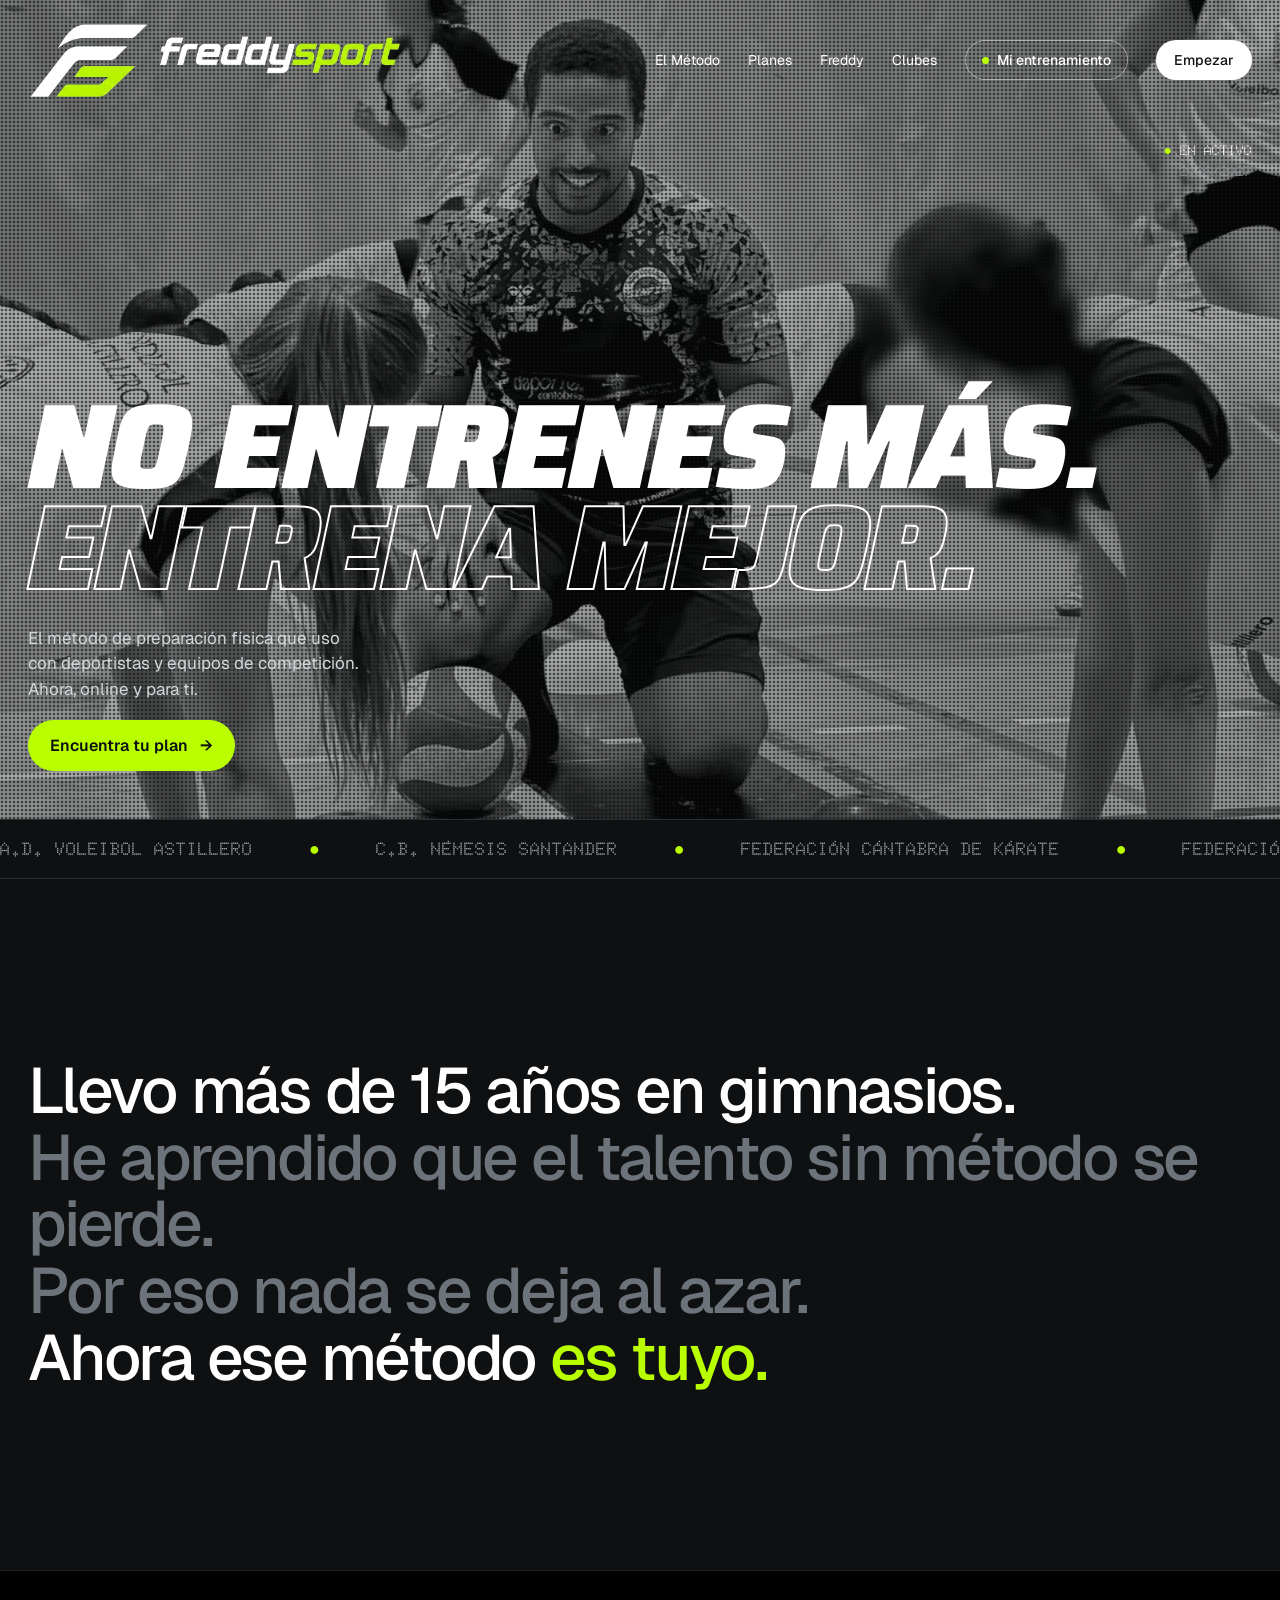
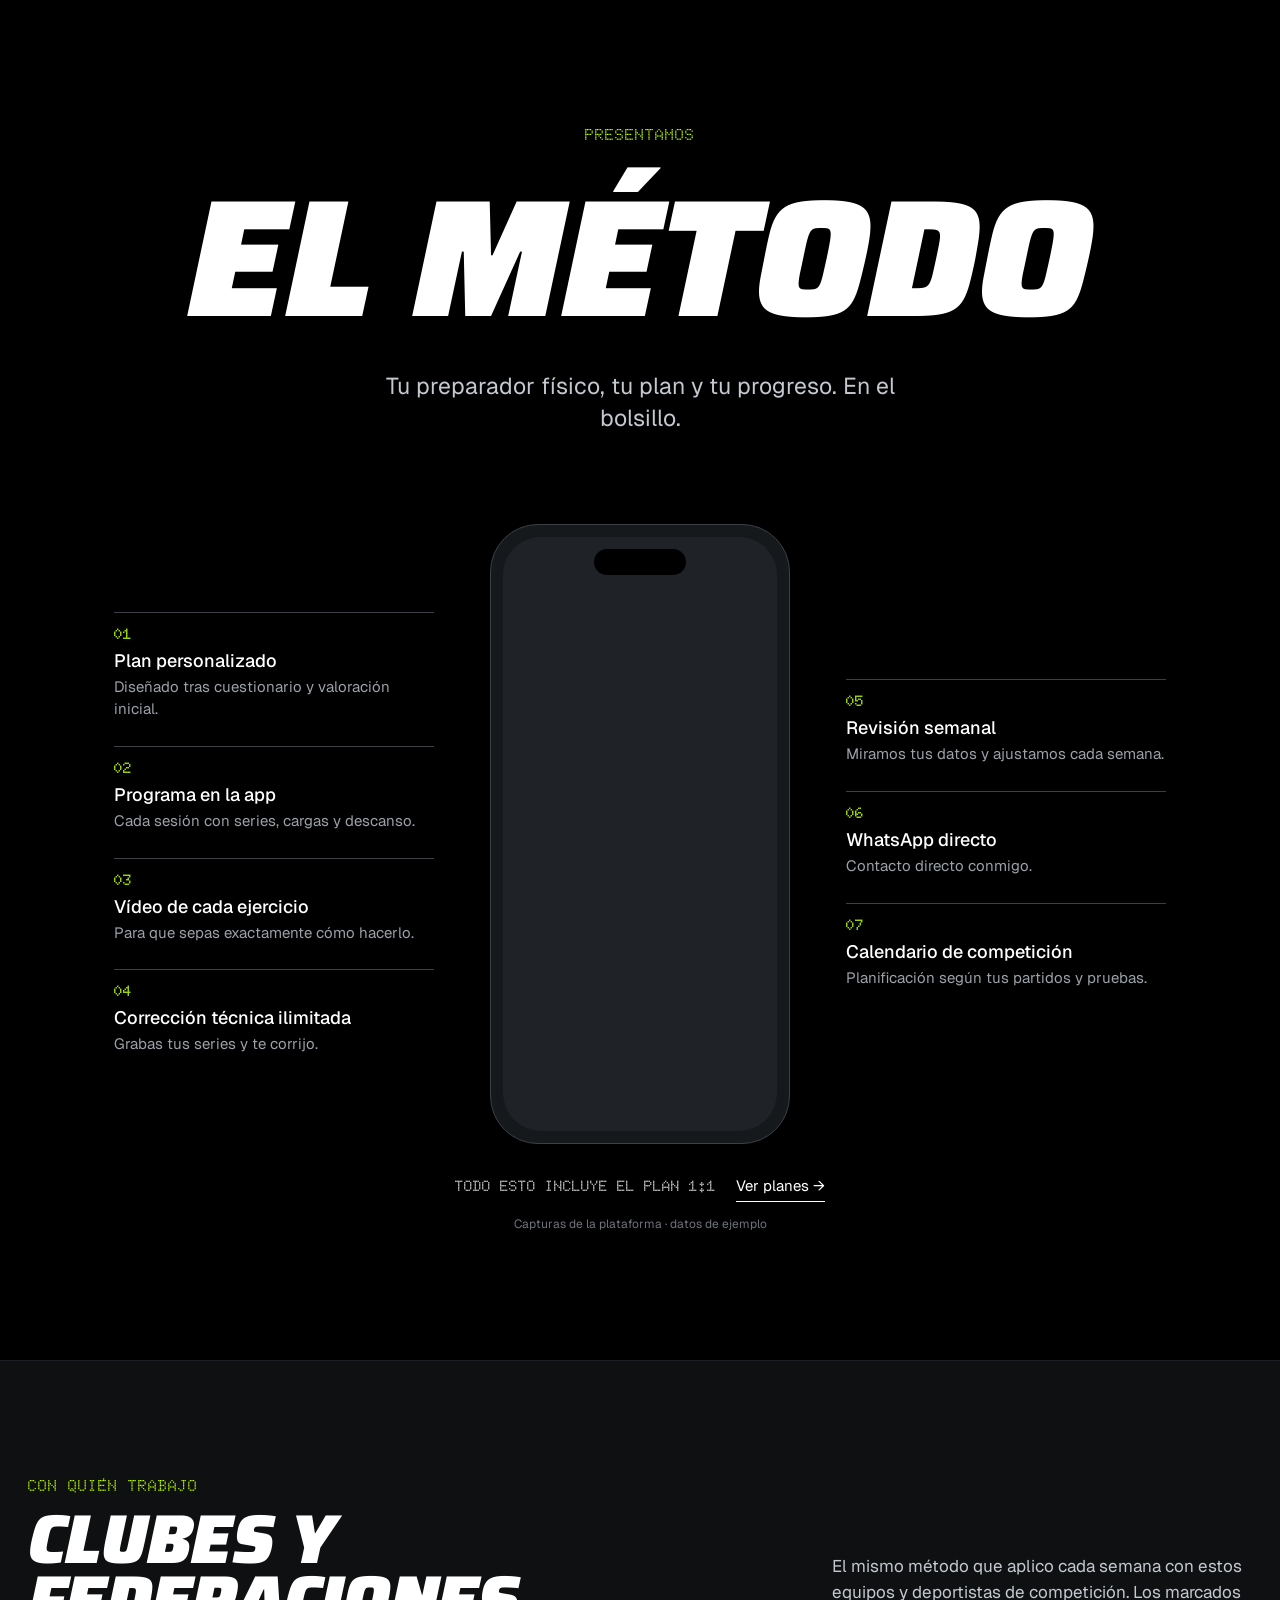
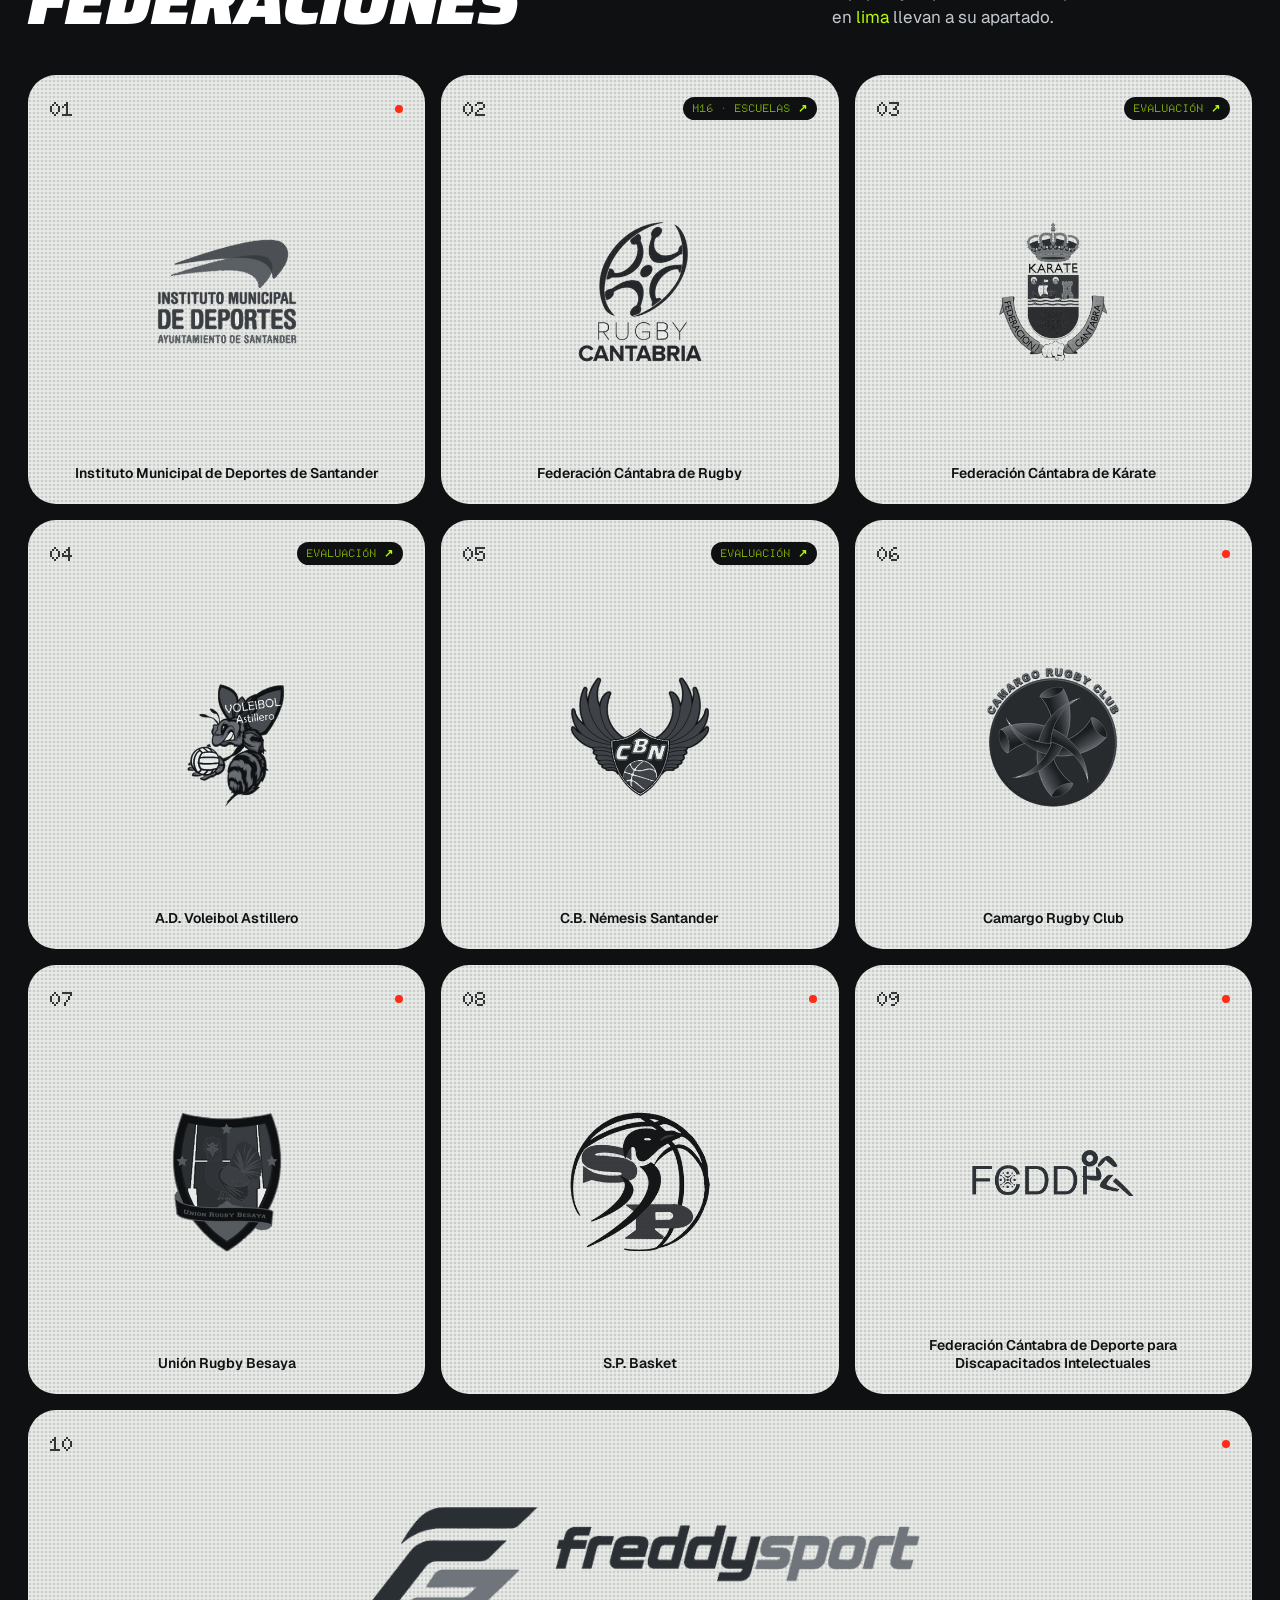
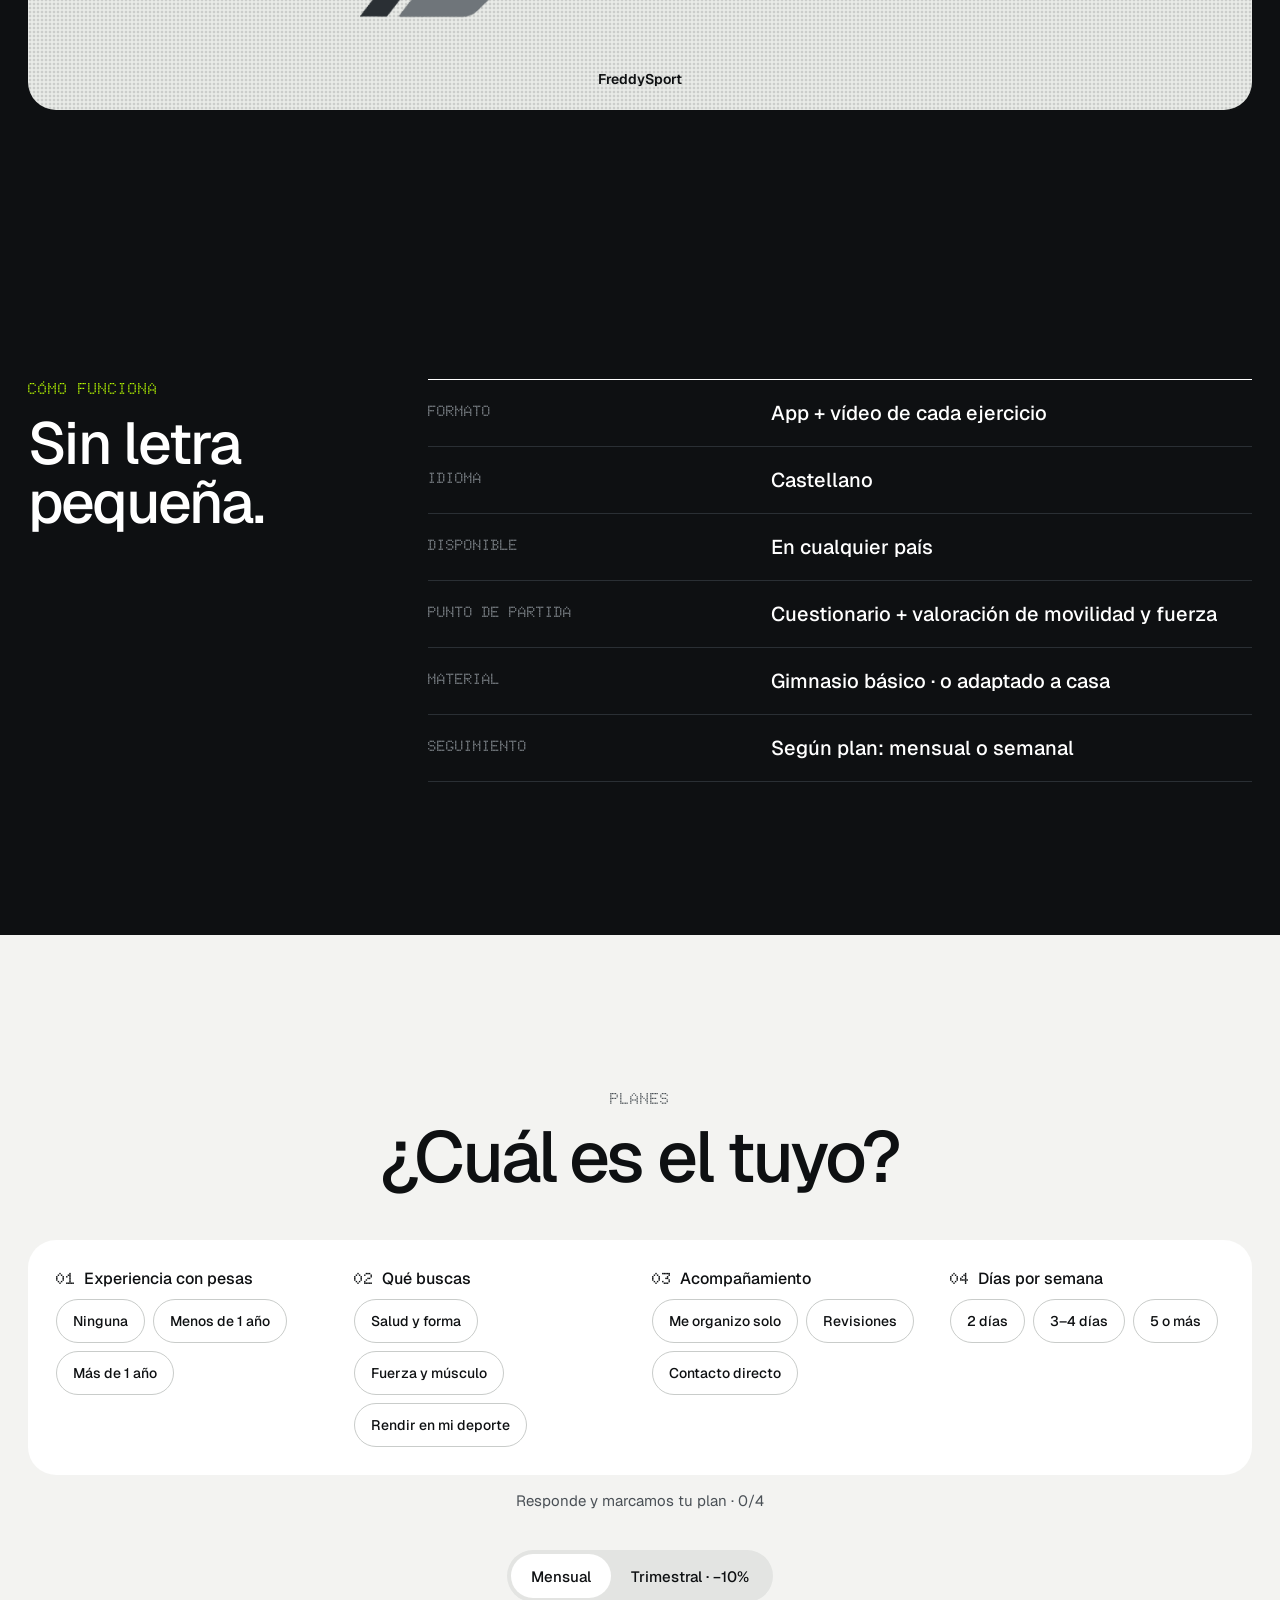
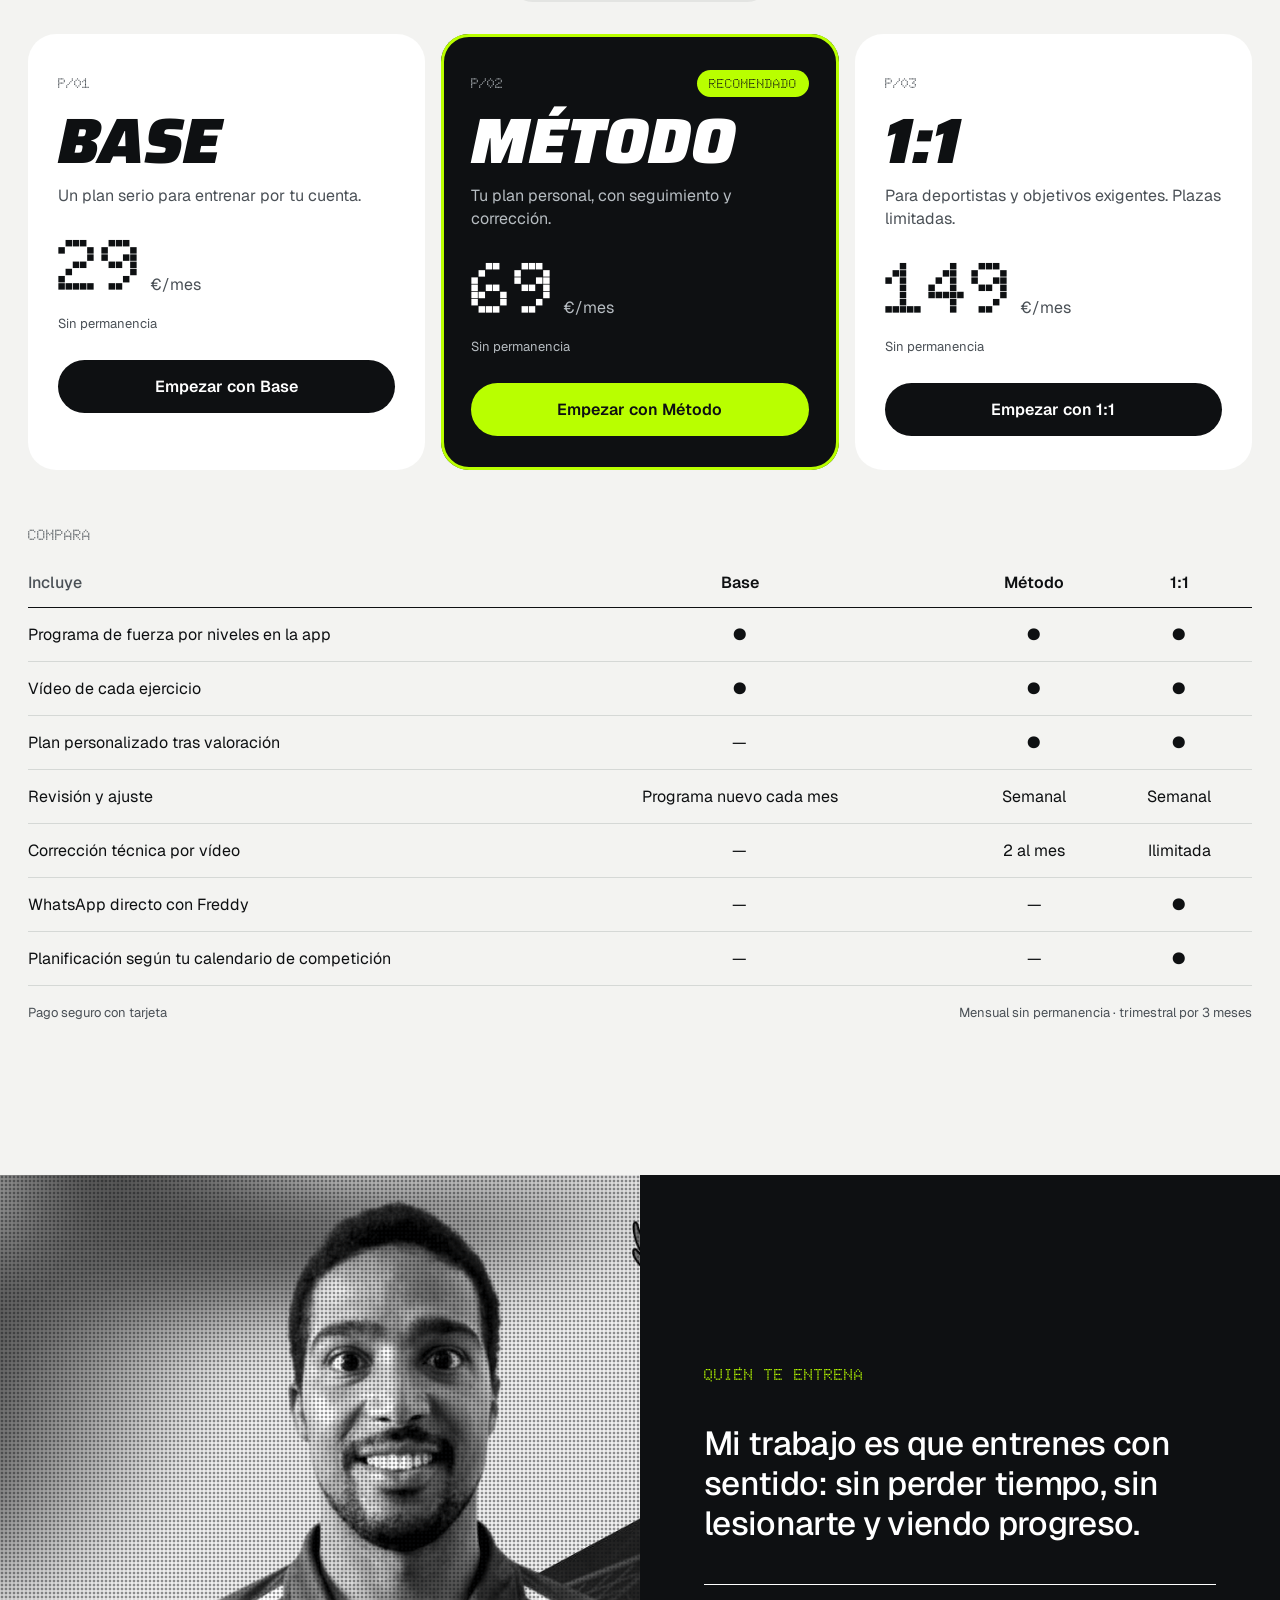
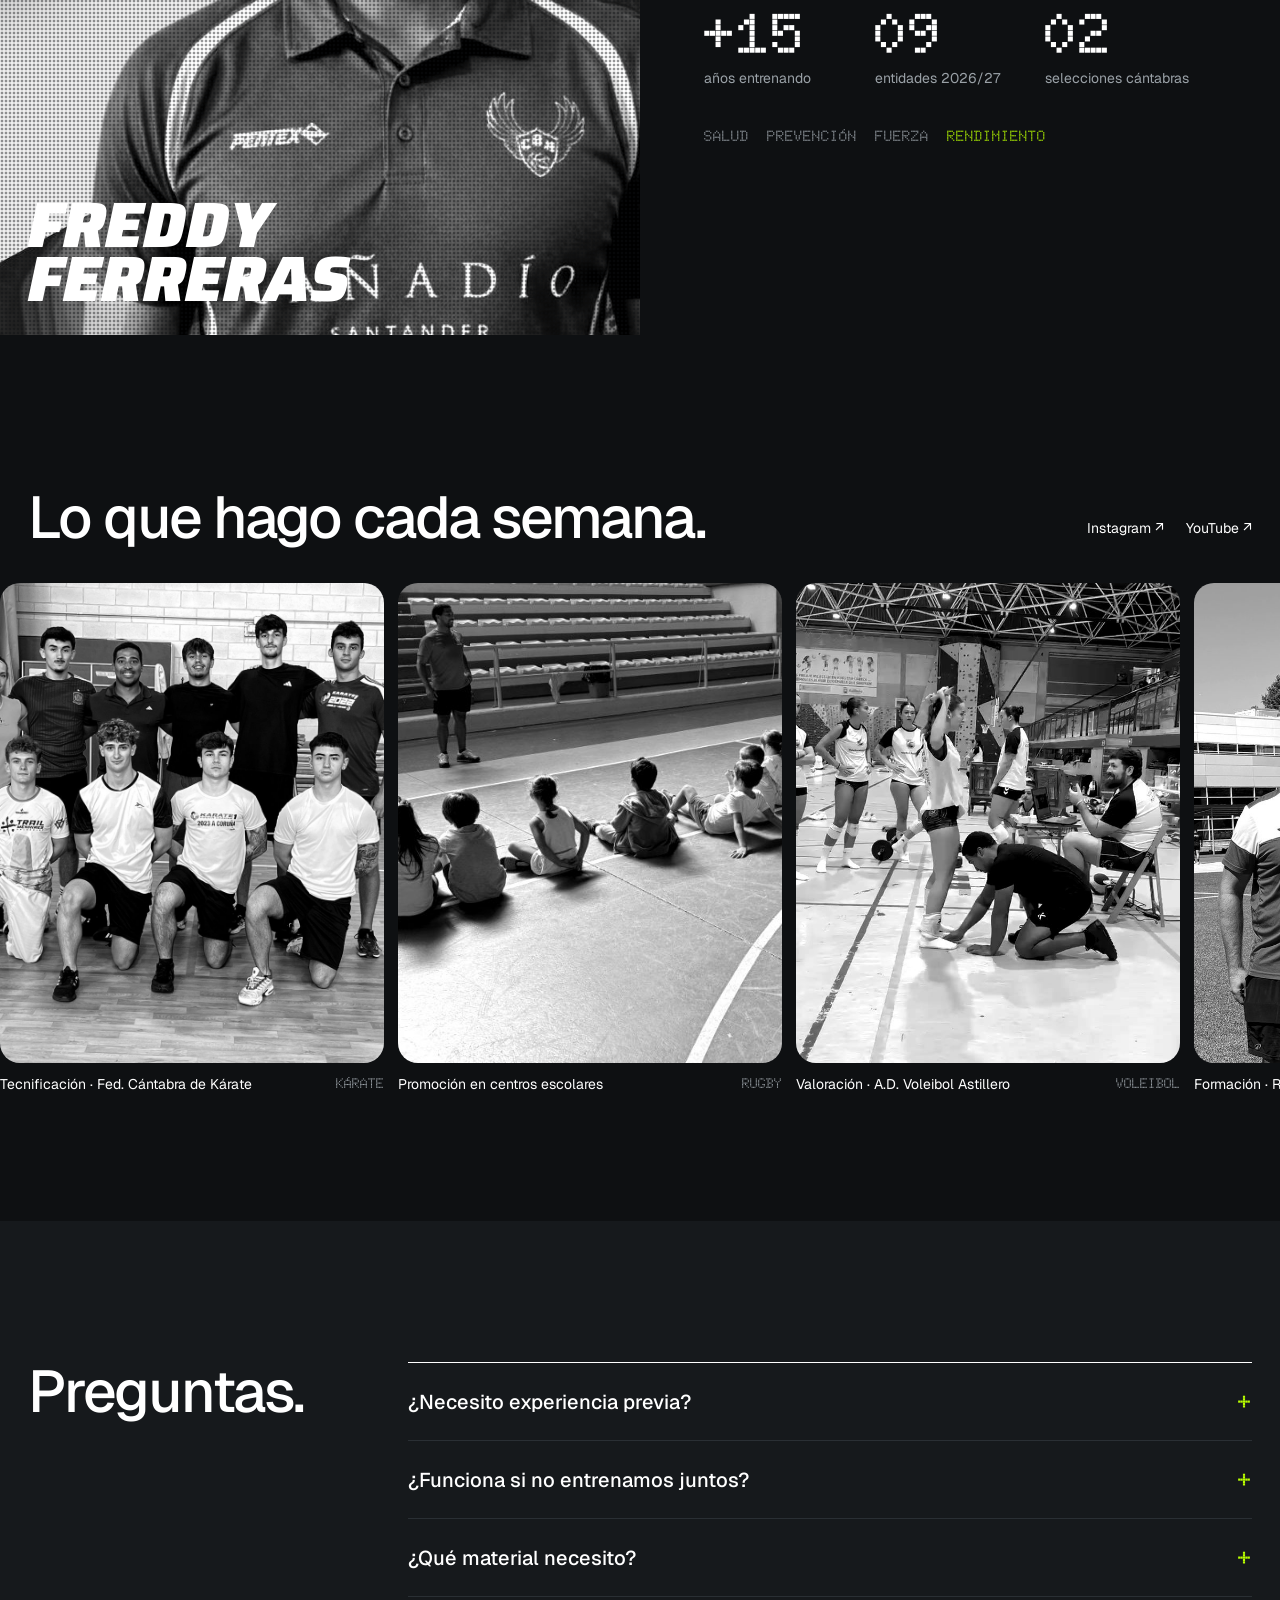
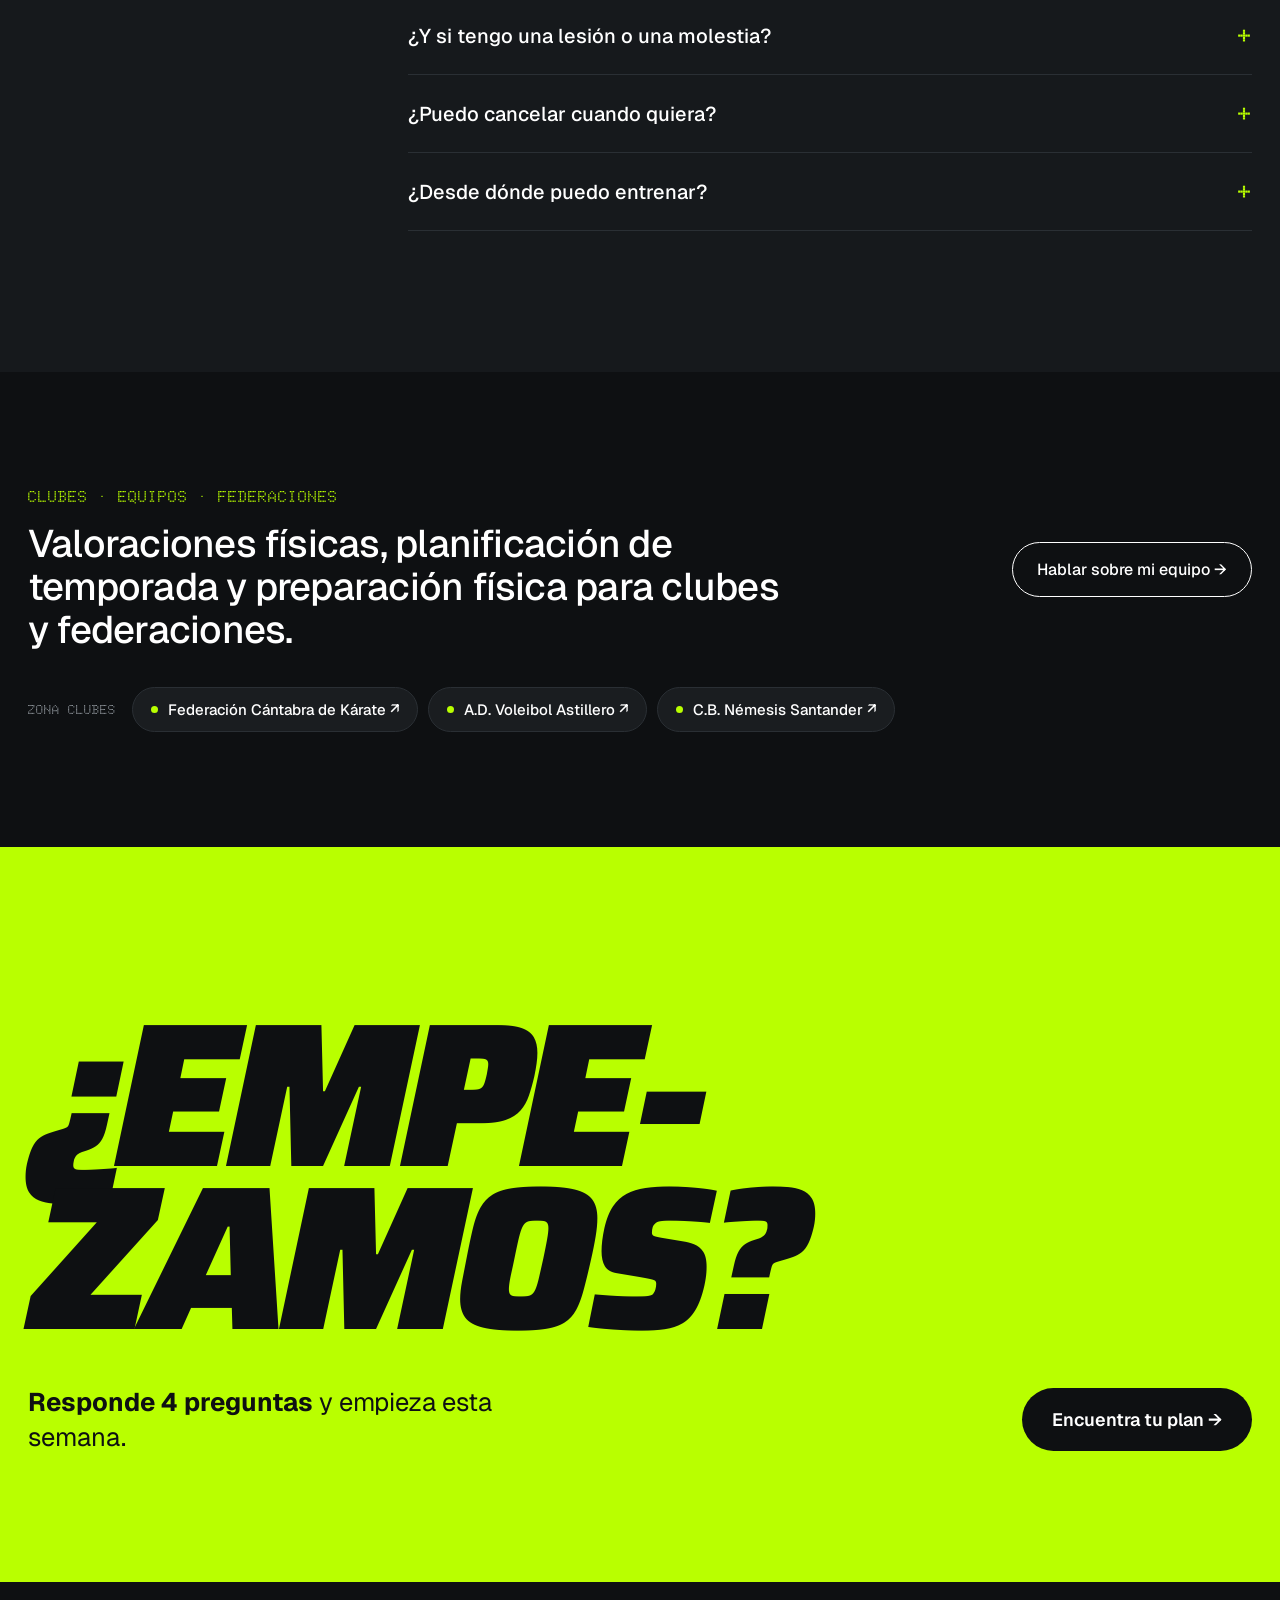
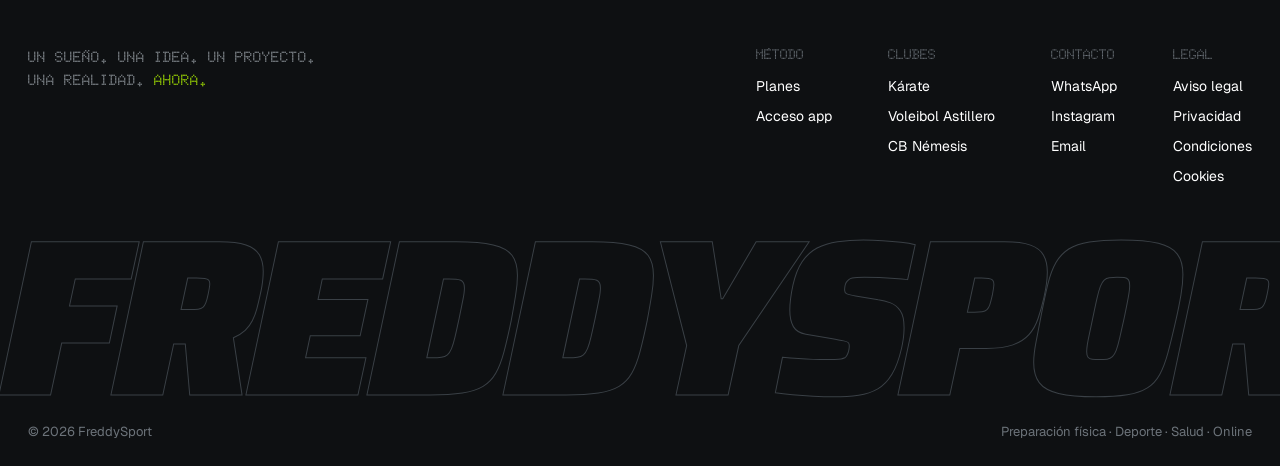
<file: index.html>
<!doctype html>
<html lang="es">
<head>
<meta charset="utf-8">
<meta name="viewport" content="width=device-width, initial-scale=1">
<title>FreddySport — No entrenes más. Entrena mejor.</title>
<meta name="description" content="Preparación física con el método que Freddy Ferreras usa con deportistas y equipos de competición. Plan personalizado, vídeo de cada ejercicio y revisión semanal. En castellano, desde cualquier lugar.">
<meta name="theme-color" content="#0e1012">
<link rel="canonical" href="https://freddysport.com/">
<meta property="og:type" content="website">
<meta property="og:title" content="FreddySport — No entrenes más. Entrena mejor.">
<meta property="og:description" content="El método de preparación física que uso con deportistas y equipos de competición. Ahora, para ti.">
<meta property="og:image" content="https://freddysport.com/assets/video/portada.jpg">
<meta property="og:url" content="https://freddysport.com/">
<link rel="icon" type="image/png" href="assets/img/icono.png">
<link rel="apple-touch-icon" href="assets/img/apple-touch-icon.png">
<link rel="preconnect" href="https://fonts.googleapis.com">
<link rel="preconnect" href="https://fonts.gstatic.com" crossorigin>
<link href="https://fonts.googleapis.com/css2?family=Doto:wght@700;900&family=Geist:wght@300;400;500;600&family=Saira:ital,wght@1,800;1,900&display=swap" rel="stylesheet">
<script type="application/ld+json">
{"@context":"https://schema.org","@type":"ProfessionalService","name":"FreddySport","url":"https://freddysport.com/","image":"https://freddysport.com/assets/img/retrato.jpg","description":"Preparación física y entrenamiento de fuerza con seguimiento profesional.","founder":{"@type":"Person","name":"Freddy Ferreras","jobTitle":"Preparador físico"},"areaServed":"Worldwide","availableLanguage":"es","sameAs":["https://www.instagram.com/freddyentrenamiento/","https://www.youtube.com/@Freddyentrenamiento"]}
</script>
<style>
*,*::before,*::after{box-sizing:border-box}
html{scroll-behavior:smooth}
img,video{max-width:100%}
body{margin:0;background:#0e1012}
a{color:#ffffff}a:hover{color:#b9ff00}
.g{font-family:Geist, Helvetica, Arial, sans-serif}
.s{font-family:Saira, Helvetica, Arial, sans-serif;font-style:italic}
.m{font-family:Doto, "Courier New", monospace}
.ht{position:absolute;inset:0;pointer-events:none;background-image:radial-gradient(circle, rgba(14,16,18,0.62) 1.1px, transparent 1.7px);background-size:4px 4px}
.blink{animation:blink 1.2s steps(2) infinite}
@keyframes blink{50%{opacity:0}}
.up{animation:up 1s cubic-bezier(.2,.7,.1,1) both}
.d1{animation-delay:.15s}.d2{animation-delay:.35s}.d3{animation-delay:.6s}
@keyframes up{from{opacity:0;transform:translateY(40px)}to{opacity:1;transform:none}}
.track{display:flex;width:max-content;animation:marq 28s linear infinite}
@keyframes marq{to{transform:translateX(-50%)}}
.appsl{opacity:0;animation:appfade 18s infinite both}.escm,.escx{transition:opacity .25s ease,transform .25s ease}.escx{opacity:0}.esct:hover .escm{opacity:0;transform:scale(1.2)}.esct:hover .escx{opacity:1;transform:scale(1.2)}.esct .ht{transition:opacity .25s}.esct:hover .ht{opacity:0!important}
.escgrid{grid-template-columns:repeat(3,minmax(0,1fr));gap:16px}.esct{aspect-ratio:1/1.08;transition:background .2s,transform .2s}.esclink:hover{background:#dfe2de!important;transform:translateY(-3px)}.esclink:focus-visible{outline:3px solid #b9ff00;outline-offset:3px}.escfs{grid-column:1/-1;aspect-ratio:auto!important;min-height:300px}.escfs .escc{width:min(60%,560px)!important;aspect-ratio:4.9!important;overflow:visible!important}.escfs .escc img{left:0!important;top:0!important;width:100%!important;height:100%!important}
@media (max-width:700px){.escgrid{grid-template-columns:repeat(2,minmax(0,1fr));gap:10px}.esct{aspect-ratio:auto!important}.escc{width:74%!important}.escfs{grid-column:auto;min-height:0}.escfs .escc{width:92%!important}.evalpill{font-size:9px!important;padding:4px 7px!important}}
@keyframes appfade{0%{opacity:0}3%{opacity:1}16.6%{opacity:1}19.6%{opacity:0}100%{opacity:0}}@media (prefers-reduced-motion: reduce){.appsl{animation:none}.appsl:first-of-type{opacity:1}}

@supports (animation-timeline: view()){
.rv{animation:rv linear both;animation-timeline:view();animation-range:entry 5% cover 35%}
@keyframes rv{from{opacity:.12;transform:translateY(28px)}to{opacity:1;transform:none}}
}
@media (prefers-reduced-motion: reduce){.up,.track,.rv,.blink{animation:none}}
summary{cursor:pointer;list-style:none}summary::-webkit-details-marker{display:none}
@media (max-width:760px){#inicio header{padding:16px!important}#inicio header img{height:38px!important}#inicio header{flex-wrap:nowrap!important}}
.strip{scrollbar-width:none}.strip::-webkit-scrollbar{display:none}
a:focus-visible,button:focus-visible,summary:focus-visible{outline:2px solid #b9ff00;outline-offset:3px}
.skip{position:absolute;left:12px;top:-60px;z-index:100;background:#b9ff00;color:#0e1012;padding:10px 14px;font-weight:600}
.skip:focus{top:12px}
.mbar{display:none}
@media (max-width:760px){
  .topnav a:not(.cta):not(.app){display:none}
  .topnav .app{padding:9px 13px!important;font-size:13px}
  .topnav .cta{display:none!important}
  .mbar{display:flex;position:fixed;z-index:50;left:12px;right:12px;bottom:14px;height:60px;border-radius:999px;background:#b9ff00;color:#0e1012;align-items:center;justify-content:space-between;padding:0 8px 0 22px;font-weight:600;text-decoration:none;font-family:Geist,Helvetica,Arial,sans-serif;transform:translateY(120px);transition:transform .3s ease}
  .mbar.on{transform:none}
  .mbar span{width:44px;height:44px;border-radius:50%;background:#0e1012;color:#fff;display:flex;align-items:center;justify-content:center}
  footer{padding-bottom:80px}
}
@media (prefers-reduced-motion: reduce){html{scroll-behavior:auto}.mbar{transition:none}}
</style>
</head>
<body>
<a class="skip" href="#metodo">Saltar al contenido</a>
<div class="g" style="background: #0e1012; color: #ffffff; overflow-x: hidden">

<!-- ================= HERO ================= -->
<section id="inicio" style="position: relative; min-height: clamp(700px, 64vw, 980px); overflow: hidden; background: #0e1012">
<video src="assets/video/portada.mp4" poster="assets/video/portada.jpg" autoplay muted loop playsinline aria-label="Freddy entrenando a deportistas de voleibol, baloncesto, rugby y kárate" style="position: absolute; inset: 0; width: 100%; height: 100%; object-fit: cover; object-position: 50% 40%; opacity: 0.66"></video>
<div class="ht" aria-hidden="true"></div>

<header style="position: relative; z-index: 2; max-width: 1360px; margin: 0 auto; padding: 22px 28px; display: flex; flex-wrap: wrap; justify-content: space-between; align-items: center; gap: 12px 28px">
<a href="#inicio" aria-label="FreddySport, inicio"><img src="assets/img/logo.png" alt="FreddySport" style="height: clamp(52px, 6vw, 84px); width: auto; display: block"></a>
<nav class="topnav" aria-label="Principal" style="display: flex; flex-wrap: wrap; align-items: center; gap: 0 28px; font-size: 14px; font-weight: 400">
<a href="#metodo" style="text-decoration: none; padding: 12px 0">El Método</a>
<a href="#planes" style="text-decoration: none; padding: 12px 0">Planes</a>
<a href="#freddy" style="text-decoration: none; padding: 12px 0">Freddy</a>
<a href="#clubes" style="text-decoration: none; padding: 12px 0">Clubes</a>
<a class="app" href="https://script.google.com/macros/s/AKfycbwi4pCS8cFRrwLaAi_SiLF9WZFaj_q6je7Ho7M4Pl6yN7PekbBvx0cI9iVjSFkxoOW5/exec" target="_top" style="text-decoration: none; display: inline-flex; align-items: center; gap: 8px; padding: 10px 16px; border-radius: 999px; border: 1px solid rgba(255,255,255,0.45); color: #ffffff; font-weight: 500"><span style="width: 7px; height: 7px; border-radius: 50%; background: #b9ff00"></span>Mi entrenamiento</a>
<a href="#planes" class="cta" style="background: #ffffff; color: #0e1012; text-decoration: none; font-weight: 500; padding: 11px 18px; border-radius: 999px">Empezar</a>
</nav>
</header>

<div style="position: absolute; z-index: 2; left: 0; right: 0; bottom: 0; max-width: 1360px; margin: 0 auto; padding: 0 28px 40px; display: flex; flex-wrap: wrap; justify-content: space-between; align-items: flex-end; gap: 28px">
<h1 class="s" style="margin: 0; font-weight: 900; font-size: clamp(56px, 9.4vw, 150px); line-height: 0.84; letter-spacing: -0.035em; text-transform: uppercase">
<span class="up" style="display: block">No entrenes más.</span>
<span class="up d1" style="display: block; color: transparent; -webkit-text-stroke: 2px #ffffff">Entrena mejor.</span>
</h1>
<div class="up d2" style="max-width: 330px; display: flex; flex-direction: column; gap: 18px; padding-bottom: 8px">
<p style="margin: 0; font-size: 17px; line-height: 1.5; color: #d3d8dc">El método de preparación física que uso con deportistas y equipos de competición. Ahora, online y para ti.</p>
<a href="#planes" style="align-self: flex-start; display: inline-flex; align-items: center; gap: 12px; background: #b9ff00; color: #0e1012; text-decoration: none; font-weight: 600; font-size: 16px; padding: 15px 22px; border-radius: 999px">Encuentra tu plan <span aria-hidden="true">→</span></a>
</div>
</div>

<div class="m" style="position: absolute; z-index: 2; top: 140px; right: 28px; text-align: right; font-weight: 700; font-size: 14px; line-height: 1.5; color: #ffffff">
<div><span class="blink" style="color: #b9ff00">●</span> EN ACTIVO</div>
<div style="color: #9aa1a7">2026/2027</div>
</div>
</section>

<!-- ================= MARQUEE ================= -->
<div style="border-top: 1px solid #2a2f34; border-bottom: 1px solid #2a2f34; overflow: hidden; padding: 18px 0; background: #0e1012" aria-label="Equipos con los que trabajo">
<div class="track m" style="gap: 56px; font-weight: 700; font-size: 18px; color: #9aa1a7; white-space: nowrap">
<span>A.D. VOLEIBOL ASTILLERO</span><span style="color: #b9ff00">●</span><span>C.B. NÉMESIS SANTANDER</span><span style="color: #b9ff00">●</span><span>FEDERACIÓN CÁNTABRA DE KÁRATE</span><span style="color: #b9ff00">●</span><span>FEDERACIÓN CÁNTABRA DE RUGBY</span><span style="color: #b9ff00">●</span><span>FED. CÁNTABRA DE DEPORTES PARA PERSONAS CON DISCAPACIDAD INTELECTUAL</span><span style="color: #b9ff00">●</span><span>S.P. BASKET</span><span style="color: #b9ff00">●</span><span>INSTITUTO MUNICIPAL DE DEPORTES DE SANTANDER</span><span style="color: #b9ff00">●</span><span>CAMARGO RUGBY CLUB</span><span style="color: #b9ff00">●</span><span>UNIÓN RUGBY BESAYA</span><span style="color: #b9ff00">●</span>
<span aria-hidden="true">A.D. VOLEIBOL ASTILLERO</span><span style="color: #b9ff00" aria-hidden="true">●</span><span aria-hidden="true">C.B. NÉMESIS SANTANDER</span><span style="color: #b9ff00" aria-hidden="true">●</span><span aria-hidden="true">FEDERACIÓN CÁNTABRA DE KÁRATE</span><span style="color: #b9ff00" aria-hidden="true">●</span><span aria-hidden="true">FEDERACIÓN CÁNTABRA DE RUGBY</span><span style="color: #b9ff00" aria-hidden="true">●</span><span aria-hidden="true">FED. CÁNTABRA DE DEPORTES PARA PERSONAS CON DISCAPACIDAD INTELECTUAL</span><span style="color: #b9ff00" aria-hidden="true">●</span><span aria-hidden="true">S.P. BASKET</span><span style="color: #b9ff00" aria-hidden="true">●</span><span aria-hidden="true">INSTITUTO MUNICIPAL DE DEPORTES DE SANTANDER</span><span style="color: #b9ff00" aria-hidden="true">●</span><span aria-hidden="true">CAMARGO RUGBY CLUB</span><span style="color: #b9ff00" aria-hidden="true">●</span><span aria-hidden="true">UNIÓN RUGBY BESAYA</span><span style="color: #b9ff00" aria-hidden="true">●</span>
</div>
</div>

<!-- ================= MANIFIESTO ================= -->
<section style="max-width: 1360px; margin: 0 auto; padding: clamp(110px, 14vw, 220px) 28px">
<p style="margin: 0; max-width: 1180px; font-weight: 500; font-size: clamp(34px, 5vw, 76px); line-height: 1.04; letter-spacing: -0.035em">
<span class="rv" style="display: block">Llevo más de 15 años en gimnasios.</span>
<span class="rv" style="display: block; color: #6c737a">He aprendido que el talento sin método se pierde.</span>
<span class="rv" style="display: block; color: #6c737a">Por eso nada se deja al azar.</span>
<span class="rv" style="display: block">Ahora ese método <span style="color: #b9ff00">es tuyo.</span></span>
</p>
</section>

<!-- ================= PRODUCTO ================= -->
<section id="metodo" style="background: #000000; border-top: 1px solid #1d2125">
<div style="max-width: 1360px; margin: 0 auto; padding: clamp(100px, 12vw, 180px) 28px clamp(80px, 10vw, 140px); text-align: center">
<div class="m" style="font-weight: 700; font-size: 16px; color: #b9ff00">PRESENTAMOS</div>
<h2 class="s" style="margin: 40px 0 0; font-weight: 900; font-size: clamp(72px, 13vw, 210px); line-height: 0.9; letter-spacing: -0.01em; text-transform: uppercase">El Método</h2>
<p style="margin: 36px auto 0; max-width: 560px; font-size: clamp(19px, 1.8vw, 24px); line-height: 1.4; color: #c3c9ce">Tu preparador físico, tu plan y tu progreso. En el bolsillo.</p>

<div style="margin-top: clamp(56px, 7vw, 100px); display: flex; flex-wrap: wrap; justify-content: center; align-items: center; gap: 40px 56px; text-align: left">
<div style="flex: 1 1 240px; min-width: 0; max-width: 320px; display: flex; flex-direction: column; gap: 26px">
<div class="rv" style="border-top: 1px solid #3a4046; padding-top: 12px"><div class="m" style="font-weight: 900; font-size: 15px; color: #b9ff00">01</div><div style="margin-top: 6px; font-weight: 500; font-size: 18px">Plan personalizado</div><div style="margin-top: 4px; font-size: 15px; line-height: 1.45; color: #9aa1a7">Diseñado tras cuestionario y valoración inicial.</div></div>
<div class="rv" style="border-top: 1px solid #3a4046; padding-top: 12px"><div class="m" style="font-weight: 900; font-size: 15px; color: #b9ff00">02</div><div style="margin-top: 6px; font-weight: 500; font-size: 18px">Programa en la app</div><div style="margin-top: 4px; font-size: 15px; line-height: 1.45; color: #9aa1a7">Cada sesión con series, cargas y descanso.</div></div>
<div class="rv" style="border-top: 1px solid #3a4046; padding-top: 12px"><div class="m" style="font-weight: 900; font-size: 15px; color: #b9ff00">03</div><div style="margin-top: 6px; font-weight: 500; font-size: 18px">Vídeo de cada ejercicio</div><div style="margin-top: 4px; font-size: 15px; line-height: 1.45; color: #9aa1a7">Para que sepas exactamente cómo hacerlo.</div></div>
<div class="rv" style="border-top: 1px solid #3a4046; padding-top: 12px"><div class="m" style="font-weight: 900; font-size: 15px; color: #b9ff00">04</div><div style="margin-top: 6px; font-weight: 500; font-size: 18px">Corrección técnica ilimitada</div><div style="margin-top: 4px; font-size: 15px; line-height: 1.45; color: #9aa1a7">Grabas tus series y te corrijo.</div></div>
</div>

<div style="flex: none; position: relative; width: 300px; height: 620px; border-radius: 48px; background: #16191c; border: 1px solid #3a4046; padding: 12px; box-sizing: border-box">
<div style="position: relative; width: 100%; height: 100%; border-radius: 38px; background: #1f2327; overflow: hidden">
<img class="appsl" src="assets/img/app-1-acceso.jpg" alt="Pantalla de acceso" loading="lazy" style="position: absolute; top: 40px; left: 50%; transform: translateX(-50%); height: calc(100% - 40px); width: auto; animation-delay: 0s">
<img class="appsl" src="assets/img/app-2-rutina.jpg" alt="Rutina del día" loading="lazy" style="position: absolute; top: 40px; left: 50%; transform: translateX(-50%); height: calc(100% - 40px); width: auto; animation-delay: 3s">
<img class="appsl" src="assets/img/app-3-ejercicio.jpg" alt="Ejercicio con series y peso sugerido" loading="lazy" style="position: absolute; top: 40px; left: 50%; transform: translateX(-50%); height: calc(100% - 40px); width: auto; animation-delay: 6s">
<img class="appsl" src="assets/img/app-4-focus.jpg" alt="Modo focus" loading="lazy" style="position: absolute; top: 40px; left: 50%; transform: translateX(-50%); height: calc(100% - 40px); width: auto; animation-delay: 9s">
<img class="appsl" src="assets/img/app-5-progreso.jpg" alt="Progreso y récords" loading="lazy" style="position: absolute; top: 40px; left: 50%; transform: translateX(-50%); height: calc(100% - 40px); width: auto; animation-delay: 12s">
<img class="appsl" src="assets/img/app-6-mensajes.jpg" alt="Mensajes con tu coach" loading="lazy" style="position: absolute; top: 40px; left: 50%; transform: translateX(-50%); height: calc(100% - 40px); width: auto; animation-delay: 15s">
<div style="position: absolute; top: 12px; left: 50%; transform: translateX(-50%); width: 92px; height: 26px; border-radius: 999px; background: #000000; z-index: 2; pointer-events: none" aria-hidden="true"></div>
</div>
</div>

<div style="flex: 1 1 240px; min-width: 0; max-width: 320px; display: flex; flex-direction: column; gap: 26px">
<div class="rv" style="border-top: 1px solid #3a4046; padding-top: 12px"><div class="m" style="font-weight: 900; font-size: 15px; color: #b9ff00">05</div><div style="margin-top: 6px; font-weight: 500; font-size: 18px">Revisión semanal</div><div style="margin-top: 4px; font-size: 15px; line-height: 1.45; color: #9aa1a7">Miramos tus datos y ajustamos cada semana.</div></div>
<div class="rv" style="border-top: 1px solid #3a4046; padding-top: 12px"><div class="m" style="font-weight: 900; font-size: 15px; color: #b9ff00">06</div><div style="margin-top: 6px; font-weight: 500; font-size: 18px">WhatsApp directo</div><div style="margin-top: 4px; font-size: 15px; line-height: 1.45; color: #9aa1a7">Contacto directo conmigo.</div></div>
<div class="rv" style="border-top: 1px solid #3a4046; padding-top: 12px"><div class="m" style="font-weight: 900; font-size: 15px; color: #b9ff00">07</div><div style="margin-top: 6px; font-weight: 500; font-size: 18px">Calendario de competición</div><div style="margin-top: 4px; font-size: 15px; line-height: 1.45; color: #9aa1a7">Planificación según tus partidos y pruebas.</div></div>
</div>
</div>
<div style="margin-top: 26px; display: flex; flex-wrap: wrap; justify-content: center; align-items: center; gap: 10px 20px"><span class="m" style="font-weight: 700; font-size: 15px">TODO ESTO INCLUYE EL PLAN 1:1</span><a href="#planes" style="text-decoration: none; font-size: 15px; border-bottom: 1px solid #ffffff; padding: 6px 0">Ver planes →</a></div>
<div style="margin-top: 14px; font-size: 12px; color: #6c737a">Capturas de la plataforma · datos de ejemplo</div>
</div>
</section>

<!-- ================= ESCUDOS: CON QUIÉN TRABAJO ================= -->
<section style="background: #0e1012; border-top: 1px solid #1d2125">
<div style="max-width: 1360px; margin: 0 auto; padding: clamp(80px, 9vw, 120px) 28px">
<div style="display: flex; flex-wrap: wrap; justify-content: space-between; align-items: flex-end; gap: 20px 40px">
<div><div class="m" style="font-weight: 700; font-size: 16px; color: #b9ff00">CON QUIÉN TRABAJO</div>
<h2 class="s" style="margin: 14px 0 0; font-weight: 900; font-size: clamp(44px, 5.4vw, 84px); line-height: 0.88; letter-spacing: -0.01em; text-transform: uppercase">Clubes y<br>federaciones</h2></div>
<p style="margin: 0; max-width: 420px; font-size: 17px; line-height: 1.5; color: #c3c9ce">El mismo método que aplico cada semana con estos equipos y deportistas de competición. Los marcados en <span style="color: #b9ff00">lima</span> llevan a su apartado.</p>
</div>
<div class="escgrid" style="margin-top: 44px; display: grid">
<div class="esct" style="position: relative; overflow: hidden; background: #e9ebe8; color: #0e1012; text-decoration: none; border-radius: 28px; display: flex; flex-direction: column; justify-content: space-between; gap: 14px; padding: clamp(16px, 2vw, 22px)"><div class="ht" aria-hidden="true" style="opacity: 0.22"></div><div style="position: relative; display: flex; justify-content: space-between; align-items: center; gap: 8px"><span class="m" style="font-weight: 900; font-size: 20px; color: #0e1012">01</span><span style="width: 8px; height: 8px; border-radius: 50%; background: #ff2b16"></span></div><div class="escc" style="position: relative; flex: none; margin: 0 auto; width: min(62%, 220px); aspect-ratio: 1; display: flex; align-items: center; justify-content: center; overflow: hidden"><img class="escm" src="assets/escudos/u-EMR.png" alt="Escudo de Instituto Municipal de Deportes de Santander" loading="lazy" style="position: absolute; left: 13%; top: 13%; width: 74%; height: 74%; object-fit: contain"><img class="escx" src="assets/escudos/EMR.png" alt="" aria-hidden="true" loading="lazy" style="position: absolute; left: 13%; top: 13%; width: 74%; height: 74%; object-fit: contain"></div><span style="position: relative; font-size: 14px; font-weight: 600; line-height: 1.3; text-align: center; color: #0e1012">Instituto Municipal de Deportes de Santander</span></div>
<a href="https://script.google.com/macros/s/AKfycbzk420SjpFibTkHgoQGRRZhm-JQQSLgmP8powSzASWPcEAPQgOfpCvL2oARD_LZJR8W/exec" target="_top" aria-label="Federación Cántabra de Rugby: ver apartado" class="esct esclink" style="position: relative; overflow: hidden; background: #e9ebe8; color: #0e1012; text-decoration: none; border-radius: 28px; display: flex; flex-direction: column; justify-content: space-between; gap: 14px; padding: clamp(16px, 2vw, 22px)"><div class="ht" aria-hidden="true" style="opacity: 0.22"></div><div style="position: relative; display: flex; justify-content: space-between; align-items: center; gap: 8px"><span class="m" style="font-weight: 900; font-size: 20px; color: #0e1012">02</span><span class="m evalpill" style="font-weight: 700; font-size: 11px; white-space: nowrap; background: #0e1012; color: #b9ff00; padding: 5px 10px; border-radius: 999px">M16 · ESCUELAS ↗</span></div><div class="escc" style="position: relative; flex: none; margin: 0 auto; width: min(62%, 220px); aspect-ratio: 1; display: flex; align-items: center; justify-content: center; overflow: hidden"><img class="escm" src="assets/escudos/u-FCR.png" alt="Escudo de Federación Cántabra de Rugby" loading="lazy" style="position: absolute; left: 13%; top: 13%; width: 74%; height: 74%; object-fit: contain"><img class="escx" src="assets/escudos/FCR.png" alt="" aria-hidden="true" loading="lazy" style="position: absolute; left: 13%; top: 13%; width: 74%; height: 74%; object-fit: contain"></div><span style="position: relative; font-size: 14px; font-weight: 600; line-height: 1.3; text-align: center; color: #0e1012">Federación Cántabra de Rugby</span></a>
<a href="https://script.google.com/macros/s/AKfycbwsb523z9Y-MONm6ic_RP7Mg4rVfeW0y-dATi9klnHmt0DE0D-1ArjrHc_Hy_hVYAF1/exec" target="_top" aria-label="Federación Cántabra de Kárate: ver evaluación" class="esct esclink" style="position: relative; overflow: hidden; background: #e9ebe8; color: #0e1012; text-decoration: none; border-radius: 28px; display: flex; flex-direction: column; justify-content: space-between; gap: 14px; padding: clamp(16px, 2vw, 22px)"><div class="ht" aria-hidden="true" style="opacity: 0.22"></div><div style="position: relative; display: flex; justify-content: space-between; align-items: center; gap: 8px"><span class="m" style="font-weight: 900; font-size: 20px; color: #0e1012">03</span><span class="m evalpill" style="font-weight: 700; font-size: 11px; white-space: nowrap; background: #0e1012; color: #b9ff00; padding: 5px 10px; border-radius: 999px">EVALUACIÓN ↗</span></div><div class="escc" style="position: relative; flex: none; margin: 0 auto; width: min(62%, 220px); aspect-ratio: 1; display: flex; align-items: center; justify-content: center; overflow: hidden"><img class="escm" src="assets/escudos/u-FCK.png" alt="Escudo de Federación Cántabra de Kárate" loading="lazy" style="position: absolute; left: 13%; top: 13%; width: 74%; height: 74%; object-fit: contain"><img class="escx" src="assets/escudos/FCK.png" alt="" aria-hidden="true" loading="lazy" style="position: absolute; left: 13%; top: 13%; width: 74%; height: 74%; object-fit: contain"></div><span style="position: relative; font-size: 14px; font-weight: 600; line-height: 1.3; text-align: center; color: #0e1012">Federación Cántabra de Kárate</span></a>
<a href="https://script.google.com/macros/s/AKfycbwX252dH72xFy3N2sdVQmWBFqdSnBII12X-xO9DBWxlq3ZrJej0Pwage6gqCt-qpHeO/exec" target="_top" aria-label="A.D. Voleibol Astillero: ver evaluación" class="esct esclink" style="position: relative; overflow: hidden; background: #e9ebe8; color: #0e1012; text-decoration: none; border-radius: 28px; display: flex; flex-direction: column; justify-content: space-between; gap: 14px; padding: clamp(16px, 2vw, 22px)"><div class="ht" aria-hidden="true" style="opacity: 0.22"></div><div style="position: relative; display: flex; justify-content: space-between; align-items: center; gap: 8px"><span class="m" style="font-weight: 900; font-size: 20px; color: #0e1012">04</span><span class="m evalpill" style="font-weight: 700; font-size: 11px; white-space: nowrap; background: #0e1012; color: #b9ff00; padding: 5px 10px; border-radius: 999px">EVALUACIÓN ↗</span></div><div class="escc" style="position: relative; flex: none; margin: 0 auto; width: min(62%, 220px); aspect-ratio: 1; display: flex; align-items: center; justify-content: center; overflow: hidden"><img class="escm" src="assets/escudos/u-AVA.png" alt="Escudo de A.D. Voleibol Astillero" loading="lazy" style="position: absolute; left: 13%; top: 13%; width: 74%; height: 74%; object-fit: contain"><img class="escx" src="assets/escudos/AVA.png" alt="" aria-hidden="true" loading="lazy" style="position: absolute; left: 13%; top: 13%; width: 74%; height: 74%; object-fit: contain"></div><span style="position: relative; font-size: 14px; font-weight: 600; line-height: 1.3; text-align: center; color: #0e1012">A.D. Voleibol Astillero</span></a>
<a href="https://script.google.com/macros/s/AKfycbzUZj86d1kng7bqwDReyTHlv_kxZOxiuyT4XftMwos_Ts2MxvbjLIc1DMgPwRS05XMhVA/exec" target="_top" aria-label="C.B. Némesis Santander: ver evaluación" class="esct esclink" style="position: relative; overflow: hidden; background: #e9ebe8; color: #0e1012; text-decoration: none; border-radius: 28px; display: flex; flex-direction: column; justify-content: space-between; gap: 14px; padding: clamp(16px, 2vw, 22px)"><div class="ht" aria-hidden="true" style="opacity: 0.22"></div><div style="position: relative; display: flex; justify-content: space-between; align-items: center; gap: 8px"><span class="m" style="font-weight: 900; font-size: 20px; color: #0e1012">05</span><span class="m evalpill" style="font-weight: 700; font-size: 11px; white-space: nowrap; background: #0e1012; color: #b9ff00; padding: 5px 10px; border-radius: 999px">EVALUACIÓN ↗</span></div><div class="escc" style="position: relative; flex: none; margin: 0 auto; width: min(62%, 220px); aspect-ratio: 1; display: flex; align-items: center; justify-content: center; overflow: hidden"><img class="escm" src="assets/escudos/u-CBN.png" alt="Escudo de C.B. Némesis Santander" loading="lazy" style="position: absolute; left: 13%; top: 13%; width: 74%; height: 74%; object-fit: contain"><img class="escx" src="assets/escudos/CBN.png" alt="" aria-hidden="true" loading="lazy" style="position: absolute; left: 13%; top: 13%; width: 74%; height: 74%; object-fit: contain"></div><span style="position: relative; font-size: 14px; font-weight: 600; line-height: 1.3; text-align: center; color: #0e1012">C.B. Némesis Santander</span></a>
<div class="esct" style="position: relative; overflow: hidden; background: #e9ebe8; color: #0e1012; text-decoration: none; border-radius: 28px; display: flex; flex-direction: column; justify-content: space-between; gap: 14px; padding: clamp(16px, 2vw, 22px)"><div class="ht" aria-hidden="true" style="opacity: 0.22"></div><div style="position: relative; display: flex; justify-content: space-between; align-items: center; gap: 8px"><span class="m" style="font-weight: 900; font-size: 20px; color: #0e1012">06</span><span style="width: 8px; height: 8px; border-radius: 50%; background: #ff2b16"></span></div><div class="escc" style="position: relative; flex: none; margin: 0 auto; width: min(62%, 220px); aspect-ratio: 1; display: flex; align-items: center; justify-content: center; overflow: hidden"><img class="escm" src="assets/escudos/u-CRC.png" alt="Escudo de Camargo Rugby Club" loading="lazy" style="position: absolute; left: 13%; top: 13%; width: 74%; height: 74%; object-fit: contain"><img class="escx" src="assets/escudos/CRC.png" alt="" aria-hidden="true" loading="lazy" style="position: absolute; left: 13%; top: 13%; width: 74%; height: 74%; object-fit: contain"></div><span style="position: relative; font-size: 14px; font-weight: 600; line-height: 1.3; text-align: center; color: #0e1012">Camargo Rugby Club</span></div>
<div class="esct" style="position: relative; overflow: hidden; background: #e9ebe8; color: #0e1012; text-decoration: none; border-radius: 28px; display: flex; flex-direction: column; justify-content: space-between; gap: 14px; padding: clamp(16px, 2vw, 22px)"><div class="ht" aria-hidden="true" style="opacity: 0.22"></div><div style="position: relative; display: flex; justify-content: space-between; align-items: center; gap: 8px"><span class="m" style="font-weight: 900; font-size: 20px; color: #0e1012">07</span><span style="width: 8px; height: 8px; border-radius: 50%; background: #ff2b16"></span></div><div class="escc" style="position: relative; flex: none; margin: 0 auto; width: min(62%, 220px); aspect-ratio: 1; display: flex; align-items: center; justify-content: center; overflow: hidden"><img class="escm" src="assets/escudos/u-URB.png" alt="Escudo de Unión Rugby Besaya" loading="lazy" style="position: absolute; left: 13%; top: 13%; width: 74%; height: 74%; object-fit: contain"><img class="escx" src="assets/escudos/URB.png" alt="" aria-hidden="true" loading="lazy" style="position: absolute; left: 13%; top: 13%; width: 74%; height: 74%; object-fit: contain"></div><span style="position: relative; font-size: 14px; font-weight: 600; line-height: 1.3; text-align: center; color: #0e1012">Unión Rugby Besaya</span></div>
<div class="esct" style="position: relative; overflow: hidden; background: #e9ebe8; color: #0e1012; text-decoration: none; border-radius: 28px; display: flex; flex-direction: column; justify-content: space-between; gap: 14px; padding: clamp(16px, 2vw, 22px)"><div class="ht" aria-hidden="true" style="opacity: 0.22"></div><div style="position: relative; display: flex; justify-content: space-between; align-items: center; gap: 8px"><span class="m" style="font-weight: 900; font-size: 20px; color: #0e1012">08</span><span style="width: 8px; height: 8px; border-radius: 50%; background: #ff2b16"></span></div><div class="escc" style="position: relative; flex: none; margin: 0 auto; width: min(62%, 220px); aspect-ratio: 1; display: flex; align-items: center; justify-content: center; overflow: hidden"><img class="escm" src="assets/escudos/u-SPB.png" alt="Escudo de S.P. Basket" loading="lazy" style="position: absolute; left: 13%; top: 13%; width: 74%; height: 74%; object-fit: contain"><img class="escx" src="assets/escudos/SPB.png" alt="" aria-hidden="true" loading="lazy" style="position: absolute; left: 13%; top: 13%; width: 74%; height: 74%; object-fit: contain"></div><span style="position: relative; font-size: 14px; font-weight: 600; line-height: 1.3; text-align: center; color: #0e1012">S.P. Basket</span></div>
<div class="esct" style="position: relative; overflow: hidden; background: #e9ebe8; color: #0e1012; text-decoration: none; border-radius: 28px; display: flex; flex-direction: column; justify-content: space-between; gap: 14px; padding: clamp(16px, 2vw, 22px)"><div class="ht" aria-hidden="true" style="opacity: 0.22"></div><div style="position: relative; display: flex; justify-content: space-between; align-items: center; gap: 8px"><span class="m" style="font-weight: 900; font-size: 20px; color: #0e1012">09</span><span style="width: 8px; height: 8px; border-radius: 50%; background: #ff2b16"></span></div><div class="escc" style="position: relative; flex: none; margin: 0 auto; width: min(62%, 220px); aspect-ratio: 1; display: flex; align-items: center; justify-content: center; overflow: hidden"><img class="escm" src="assets/escudos/u-FCDDI.png" alt="Escudo de Federación Cántabra de Deporte para Discapacitados Intelectuales" loading="lazy" style="position: absolute; left: 13%; top: 13%; width: 74%; height: 74%; object-fit: contain"><img class="escx" src="assets/escudos/FCDDI.png" alt="" aria-hidden="true" loading="lazy" style="position: absolute; left: 13%; top: 13%; width: 74%; height: 74%; object-fit: contain"></div><span style="position: relative; font-size: 14px; font-weight: 600; line-height: 1.3; text-align: center; color: #0e1012">Federación Cántabra de Deporte para Discapacitados Intelectuales</span></div>
<div class="esct escfs" style="position: relative; overflow: hidden; background: #e9ebe8; color: #0e1012; text-decoration: none; border-radius: 28px; display: flex; flex-direction: column; justify-content: space-between; gap: 14px; padding: clamp(16px, 2vw, 22px)"><div class="ht" aria-hidden="true" style="opacity: 0.22"></div><div style="position: relative; display: flex; justify-content: space-between; align-items: center; gap: 8px"><span class="m" style="font-weight: 900; font-size: 20px; color: #0e1012">10</span><span style="width: 8px; height: 8px; border-radius: 50%; background: #ff2b16"></span></div><div class="escc" style="position: relative; flex: none; margin: 0 auto; width: min(62%, 220px); aspect-ratio: 1; display: flex; align-items: center; justify-content: center; overflow: hidden"><img class="escm" src="assets/escudos/u-FS.png" alt="Escudo de FreddySport" loading="lazy" style="position: absolute; left: 13%; top: 13%; width: 74%; height: 74%; object-fit: contain"><img class="escx" src="assets/escudos/FS.png" alt="" aria-hidden="true" loading="lazy" style="position: absolute; left: 13%; top: 13%; width: 74%; height: 74%; object-fit: contain"></div><span style="position: relative; font-size: 14px; font-weight: 600; line-height: 1.3; text-align: center; color: #0e1012">FreddySport</span></div>
</div>
</div>
</section>

<!-- ================= FICHA TÉCNICA ================= -->
<section style="max-width: 1360px; margin: 0 auto; padding: clamp(100px, 12vw, 170px) 28px; display: flex; flex-wrap: wrap; gap: 40px 80px">
<div style="flex: 1 1 320px; min-width: 0">
<div class="m" style="font-weight: 700; font-size: 16px; color: #b9ff00">CÓMO FUNCIONA</div>
<h2 style="margin: 16px 0 0; font-weight: 500; font-size: clamp(40px, 4.6vw, 68px); line-height: 1; letter-spacing: -0.035em">Sin letra pequeña.</h2>
</div>
<dl style="flex: 999 1 600px; min-width: 0; margin: 0; display: grid; grid-template-columns: minmax(0, 1fr) minmax(0, 1.4fr); border-top: 1px solid #ffffff">
<dt class="m" style="padding: 22px 16px 22px 0; border-bottom: 1px solid #2a2f34; font-weight: 700; font-size: 15px; color: #9aa1a7">FORMATO</dt>
<dd style="margin: 0; padding: 20px 0; border-bottom: 1px solid #2a2f34; font-weight: 500; font-size: 20px">App + vídeo de cada ejercicio</dd>
<dt class="m" style="padding: 22px 16px 22px 0; border-bottom: 1px solid #2a2f34; font-weight: 700; font-size: 15px; color: #9aa1a7">IDIOMA</dt>
<dd style="margin: 0; padding: 20px 0; border-bottom: 1px solid #2a2f34; font-weight: 500; font-size: 20px">Castellano</dd>
<dt class="m" style="padding: 22px 16px 22px 0; border-bottom: 1px solid #2a2f34; font-weight: 700; font-size: 15px; color: #9aa1a7">DISPONIBLE</dt>
<dd style="margin: 0; padding: 20px 0; border-bottom: 1px solid #2a2f34; font-weight: 500; font-size: 20px">En cualquier país</dd>
<dt class="m" style="padding: 22px 16px 22px 0; border-bottom: 1px solid #2a2f34; font-weight: 700; font-size: 15px; color: #9aa1a7">PUNTO DE PARTIDA</dt>
<dd style="margin: 0; padding: 20px 0; border-bottom: 1px solid #2a2f34; font-weight: 500; font-size: 20px">Cuestionario + valoración de movilidad y fuerza</dd>
<dt class="m" style="padding: 22px 16px 22px 0; border-bottom: 1px solid #2a2f34; font-weight: 700; font-size: 15px; color: #9aa1a7">MATERIAL</dt>
<dd style="margin: 0; padding: 20px 0; border-bottom: 1px solid #2a2f34; font-weight: 500; font-size: 20px">Gimnasio básico · o adaptado a casa</dd>
<dt class="m" style="padding: 22px 16px 22px 0; border-bottom: 1px solid #2a2f34; font-weight: 700; font-size: 15px; color: #9aa1a7">SEGUIMIENTO</dt>
<dd style="margin: 0; padding: 20px 0; border-bottom: 1px solid #2a2f34; font-weight: 500; font-size: 20px">Según plan: mensual o semanal</dd>
</dl>
</section>

<!-- ================= PLANES + TEST ================= -->
<section id="planes" style="background: #f3f3f1; color: #0e1012">
<div style="max-width: 1360px; margin: 0 auto; padding: clamp(100px, 12vw, 170px) 28px">
<div style="text-align: center">
<div class="m" style="font-weight: 700; font-size: 16px; color: #4a5056">PLANES</div>
<h2 style="margin: 14px 0 0; font-weight: 500; font-size: clamp(44px, 5.6vw, 84px); line-height: 0.98; letter-spacing: -0.04em">¿Cuál es el tuyo?</h2>
</div>

<div id="quiz" style="margin: 48px auto 0; max-width: 1240px; background: #ffffff; border-radius: 28px; padding: 28px; display: grid; grid-template-columns: repeat(auto-fit, minmax(min(100%, 260px), 1fr)); gap: 24px">
<!-- preguntas: las pinta el script -->
</div>
<p id="quiz-msg" aria-live="polite" style="margin: 16px 0 0; text-align: center; font-size: 15px; color: #4a5056">Responde y marcamos tu plan · 0/4</p>

<div style="margin-top: 40px; display: flex; justify-content: center">
<div role="group" aria-label="Periodo de pago" style="display: inline-flex; background: #e3e4e2; border-radius: 999px; padding: 4px">
<button type="button" id="bill-mes" aria-pressed="true" style="font-family: Geist, Helvetica, Arial, sans-serif; font-weight: 500; font-size: 15px; padding: 0 20px; min-height: 44px; border: 0; border-radius: 999px; cursor: pointer; background: #ffffff; color: #0e1012">Mensual</button>
<button type="button" id="bill-tri" aria-pressed="false" style="font-family: Geist, Helvetica, Arial, sans-serif; font-weight: 500; font-size: 15px; padding: 0 20px; min-height: 44px; border: 0; border-radius: 999px; cursor: pointer; background: transparent; color: #0e1012">Trimestral · −10%</button>
</div>
</div>

<div id="plans" style="margin-top: 32px; display: grid; grid-template-columns: repeat(auto-fit, minmax(min(100%, 320px), 1fr)); gap: 16px">
<!-- planes: los pinta el script -->
</div>

<div style="margin-top: 56px; overflow-x: auto">
<table style="width: 100%; min-width: 760px; border-collapse: collapse; font-size: 16px">
<caption class="m" style="text-align: left; font-weight: 700; font-size: 15px; color: #4a5056; padding-bottom: 14px">COMPARA</caption>
<thead><tr>
<th scope="col" style="text-align: left; padding: 14px 0; border-bottom: 1px solid #0e1012; font-weight: 500; color: #4a5056; width: 40%">Incluye</th>
<th scope="col" style="text-align: center; padding: 14px 0; border-bottom: 1px solid #0e1012; font-weight: 600">Base</th>
<th scope="col" style="text-align: center; padding: 14px 0; border-bottom: 1px solid #0e1012; font-weight: 600">Método</th>
<th scope="col" style="text-align: center; padding: 14px 0; border-bottom: 1px solid #0e1012; font-weight: 600">1:1</th>
</tr></thead>
<tbody>
<tr>
<th scope="row" style="text-align: left; padding: 16px 0; border-bottom: 1px solid #d5d8d6; font-weight: 400">Programa de fuerza por niveles en la app</th>
<td style="text-align: center; padding: 16px 0; border-bottom: 1px solid #d5d8d6">●</td>
<td style="text-align: center; padding: 16px 0; border-bottom: 1px solid #d5d8d6">●</td>
<td style="text-align: center; padding: 16px 0; border-bottom: 1px solid #d5d8d6">●</td>
</tr>
<tr>
<th scope="row" style="text-align: left; padding: 16px 0; border-bottom: 1px solid #d5d8d6; font-weight: 400">Vídeo de cada ejercicio</th>
<td style="text-align: center; padding: 16px 0; border-bottom: 1px solid #d5d8d6">●</td>
<td style="text-align: center; padding: 16px 0; border-bottom: 1px solid #d5d8d6">●</td>
<td style="text-align: center; padding: 16px 0; border-bottom: 1px solid #d5d8d6">●</td>
</tr>
<tr>
<th scope="row" style="text-align: left; padding: 16px 0; border-bottom: 1px solid #d5d8d6; font-weight: 400">Plan personalizado tras valoración</th>
<td style="text-align: center; padding: 16px 0; border-bottom: 1px solid #d5d8d6">—</td>
<td style="text-align: center; padding: 16px 0; border-bottom: 1px solid #d5d8d6">●</td>
<td style="text-align: center; padding: 16px 0; border-bottom: 1px solid #d5d8d6">●</td>
</tr>
<tr>
<th scope="row" style="text-align: left; padding: 16px 0; border-bottom: 1px solid #d5d8d6; font-weight: 400">Revisión y ajuste</th>
<td style="text-align: center; padding: 16px 0; border-bottom: 1px solid #d5d8d6">Programa nuevo cada mes</td>
<td style="text-align: center; padding: 16px 0; border-bottom: 1px solid #d5d8d6">Semanal</td>
<td style="text-align: center; padding: 16px 0; border-bottom: 1px solid #d5d8d6">Semanal</td>
</tr>
<tr>
<th scope="row" style="text-align: left; padding: 16px 0; border-bottom: 1px solid #d5d8d6; font-weight: 400">Corrección técnica por vídeo</th>
<td style="text-align: center; padding: 16px 0; border-bottom: 1px solid #d5d8d6">—</td>
<td style="text-align: center; padding: 16px 0; border-bottom: 1px solid #d5d8d6">2 al mes</td>
<td style="text-align: center; padding: 16px 0; border-bottom: 1px solid #d5d8d6">Ilimitada</td>
</tr>
<tr>
<th scope="row" style="text-align: left; padding: 16px 0; border-bottom: 1px solid #d5d8d6; font-weight: 400">WhatsApp directo con Freddy</th>
<td style="text-align: center; padding: 16px 0; border-bottom: 1px solid #d5d8d6">—</td>
<td style="text-align: center; padding: 16px 0; border-bottom: 1px solid #d5d8d6">—</td>
<td style="text-align: center; padding: 16px 0; border-bottom: 1px solid #d5d8d6">●</td>
</tr>
<tr>
<th scope="row" style="text-align: left; padding: 16px 0; border-bottom: 1px solid #d5d8d6; font-weight: 400">Planificación según tu calendario de competición</th>
<td style="text-align: center; padding: 16px 0; border-bottom: 1px solid #d5d8d6">—</td>
<td style="text-align: center; padding: 16px 0; border-bottom: 1px solid #d5d8d6">—</td>
<td style="text-align: center; padding: 16px 0; border-bottom: 1px solid #d5d8d6">●</td>
</tr>
</tbody>
</table>
</div>
<div style="margin-top: 18px; display: flex; flex-wrap: wrap; justify-content: space-between; gap: 8px; font-size: 13px; color: #4a5056"><span>Pago seguro con tarjeta</span><span>Mensual sin permanencia · trimestral por 3 meses</span></div>
</div>
</section>

<!-- ================= FREDDY ================= -->
<section id="freddy" style="background: #0e1012; display: flex; flex-wrap: wrap">
<div style="flex: 1 1 480px; min-width: 0; position: relative; min-height: 760px; overflow: hidden; background: #000000">
<img src="assets/img/retrato.jpg" alt="Freddy Ferreras, preparador físico" style="position: absolute; inset: 0; width: 100%; height: 100%; object-fit: cover; object-position: 50% 12%">
<div class="ht" aria-hidden="true" style="opacity: 0.7"></div>
<div class="s" style="position: absolute; left: 28px; bottom: 28px; font-weight: 900; font-size: clamp(48px, 5vw, 80px); line-height: 0.85; text-transform: uppercase">Freddy<br>Ferreras</div>
</div>
<div style="flex: 1 1 480px; min-width: 0; padding: clamp(56px, 7vw, 110px) clamp(28px, 5vw, 80px); display: flex; flex-direction: column; justify-content: center; gap: 40px">
<div class="m" style="font-weight: 700; font-size: 16px; color: #b9ff00">QUIÉN TE ENTRENA</div>
<p style="margin: 0; font-weight: 500; font-size: clamp(26px, 2.6vw, 38px); line-height: 1.2; letter-spacing: -0.02em">Mi trabajo es que entrenes con sentido: sin perder tiempo, sin lesionarte y viendo progreso.</p>
<div style="display: grid; grid-template-columns: repeat(3, minmax(0, 1fr)); border-top: 1px solid #ffffff">
<div style="padding: 20px 12px 0 0"><div class="m" style="font-weight: 900; font-size: clamp(44px, 4.4vw, 68px); line-height: 1">+15</div><div style="font-size: 14px; color: #9aa1a7; margin-top: 8px">años entrenando</div></div>
<div style="padding: 20px 12px 0 0"><div class="m" style="font-weight: 900; font-size: clamp(44px, 4.4vw, 68px); line-height: 1">09</div><div style="font-size: 14px; color: #9aa1a7; margin-top: 8px">entidades 2026/27</div></div>
<div style="padding: 20px 0 0 0"><div class="m" style="font-weight: 900; font-size: clamp(44px, 4.4vw, 68px); line-height: 1">02</div><div style="font-size: 14px; color: #9aa1a7; margin-top: 8px">selecciones cántabras</div></div>
</div>
<div class="m" style="display: flex; flex-wrap: wrap; gap: 6px 18px; font-weight: 700; font-size: 15px; color: #9aa1a7">
<span>SALUD</span><span>PREVENCIÓN</span><span>FUERZA</span><span style="color: #b9ff00">RENDIMIENTO</span>
</div>
</div>
</section>

<!-- ================= DESDE EL TERRENO (galería horizontal) ================= -->
<section style="padding: clamp(100px, 12vw, 160px) 0 clamp(80px, 10vw, 130px)">
<div style="max-width: 1360px; margin: 0 auto; padding: 0 28px 36px; display: flex; flex-wrap: wrap; justify-content: space-between; align-items: flex-end; gap: 16px">
<h2 style="margin: 0; font-weight: 500; font-size: clamp(40px, 4.6vw, 68px); line-height: 1; letter-spacing: -0.035em">Lo que hago cada semana.</h2>
<div style="display: flex; gap: 22px; font-size: 14px"><a href="https://www.instagram.com/freddyentrenamiento/" style="text-decoration: none; padding: 10px 0">Instagram ↗</a><a href="https://www.youtube.com/@Freddyentrenamiento" style="text-decoration: none; padding: 10px 0">YouTube ↗</a></div>
</div>
<div class="strip" style="display: flex; gap: 14px; overflow-x: auto; scroll-snap-type: x mandatory; padding: 0 28px">
<figure style="margin: 0; flex: none; width: clamp(260px, 30vw, 420px); scroll-snap-align: start">
<div style="position: relative; aspect-ratio: 4 / 5; overflow: hidden; border-radius: 20px; background: #16191c">
<img src="assets/img/karate-tecnificacion.jpg" alt="Grupo de tecnificación de kárate" style="width: 100%; height: 100%; object-fit: cover; object-position: 50% 40%; display: block">
</div>
<figcaption style="margin-top: 12px; display: flex; justify-content: space-between; gap: 12px; font-size: 14px"><span>Tecnificación · Fed. Cántabra de Kárate</span><span class="m" style="font-weight: 700; color: #9aa1a7">KÁRATE</span></figcaption>
</figure>
<figure style="margin: 0; flex: none; width: clamp(260px, 30vw, 420px); scroll-snap-align: start">
<div style="position: relative; aspect-ratio: 4 / 5; overflow: hidden; border-radius: 20px; background: #16191c">
<img src="assets/img/rugby-escolar.jpg" alt="Promoción del rugby en un centro escolar" style="width: 100%; height: 100%; object-fit: cover; object-position: 30% 50%; display: block">
</div>
<figcaption style="margin-top: 12px; display: flex; justify-content: space-between; gap: 12px; font-size: 14px"><span>Promoción en centros escolares</span><span class="m" style="font-weight: 700; color: #9aa1a7">RUGBY</span></figcaption>
</figure>
<figure style="margin: 0; flex: none; width: clamp(260px, 30vw, 420px); scroll-snap-align: start">
<div style="position: relative; aspect-ratio: 4 / 5; overflow: hidden; border-radius: 20px; background: #16191c">
<img src="assets/img/eval_6.jpg" alt="Valoración física en voleibol" style="width: 100%; height: 100%; object-fit: cover; object-position: 50% 55%; display: block">
</div>
<figcaption style="margin-top: 12px; display: flex; justify-content: space-between; gap: 12px; font-size: 14px"><span>Valoración · A.D. Voleibol Astillero</span><span class="m" style="font-weight: 700; color: #9aa1a7">VOLEIBOL</span></figcaption>
</figure>
<figure style="margin: 0; flex: none; width: clamp(260px, 30vw, 420px); scroll-snap-align: start">
<div style="position: relative; aspect-ratio: 4 / 5; overflow: hidden; border-radius: 20px; background: #16191c">
<img src="assets/img/rugby-staff.jpg" alt="Freddy con técnicos de rugby" style="width: 100%; height: 100%; object-fit: cover; object-position: 100% 40%; display: block">
</div>
<figcaption style="margin-top: 12px; display: flex; justify-content: space-between; gap: 12px; font-size: 14px"><span>Formación · Rugby</span><span class="m" style="font-weight: 700; color: #9aa1a7">RUGBY</span></figcaption>
</figure>
<figure style="margin: 0; flex: none; width: clamp(260px, 30vw, 420px); scroll-snap-align: start">
<div style="position: relative; aspect-ratio: 4 / 5; overflow: hidden; border-radius: 20px; background: #16191c">
<img src="assets/img/karate-grupo.jpg" alt="Grupo de kárate en el tatami" style="width: 100%; height: 100%; object-fit: cover; object-position: 50% 35%; display: block">
</div>
<figcaption style="margin-top: 12px; display: flex; justify-content: space-between; gap: 12px; font-size: 14px"><span>Tecnificación · Kárate</span><span class="m" style="font-weight: 700; color: #9aa1a7">KÁRATE</span></figcaption>
</figure>
<figure style="margin: 0; flex: none; width: clamp(260px, 30vw, 420px); scroll-snap-align: start">
<div style="position: relative; aspect-ratio: 4 / 5; overflow: hidden; border-radius: 20px; background: #16191c">
<img src="assets/img/retrato.jpg" alt="Freddy con la equipación del C.B. Némesis" style="width: 100%; height: 100%; object-fit: cover; object-position: 50% 20%; display: block">
</div>
<figcaption style="margin-top: 12px; display: flex; justify-content: space-between; gap: 12px; font-size: 14px"><span>C.B. Némesis · Temporada 2026/2027</span><span class="m" style="font-weight: 700; color: #9aa1a7">BALONCESTO</span></figcaption>
</figure>
</div>
</section>

<!-- TESTIMONIOS: oculto hasta tener 3 reales -->

<!-- ================= FAQ ================= -->
<section style="background: #16191c">
<div style="max-width: 1360px; margin: 0 auto; padding: clamp(90px, 11vw, 150px) 28px; display: flex; flex-wrap: wrap; gap: 40px 80px">
<h2 style="flex: 1 1 300px; min-width: 0; margin: 0; font-weight: 500; font-size: clamp(40px, 4.6vw, 68px); line-height: 1; letter-spacing: -0.035em">Preguntas.</h2>
<div style="flex: 999 1 600px; min-width: 0; border-top: 1px solid #ffffff">
<details style="border-bottom: 1px solid #2a2f34">
<summary style="display: flex; justify-content: space-between; align-items: center; gap: 20px; padding: 24px 0; font-weight: 500; font-size: 20px; min-height: 44px">¿Necesito experiencia previa?<span class="m" style="font-weight: 900; font-size: 24px; color: #b9ff00" aria-hidden="true">+</span></summary>
<p style="margin: 0 0 24px; max-width: 640px; font-size: 17px; line-height: 1.6; color: #c3c9ce">No. El plan parte de tu nivel real. Si nunca has entrenado fuerza, empezamos por la técnica.</p>
</details>
<details style="border-bottom: 1px solid #2a2f34">
<summary style="display: flex; justify-content: space-between; align-items: center; gap: 20px; padding: 24px 0; font-weight: 500; font-size: 20px; min-height: 44px">¿Funciona si no entrenamos juntos?<span class="m" style="font-weight: 900; font-size: 24px; color: #b9ff00" aria-hidden="true">+</span></summary>
<p style="margin: 0 0 24px; max-width: 640px; font-size: 17px; line-height: 1.6; color: #c3c9ce">Lo que marca la diferencia es la corrección y el seguimiento, no estar en la misma sala. Grabas tus series, reviso tu técnica y ajustamos el plan con tus datos.</p>
</details>
<details style="border-bottom: 1px solid #2a2f34">
<summary style="display: flex; justify-content: space-between; align-items: center; gap: 20px; padding: 24px 0; font-weight: 500; font-size: 20px; min-height: 44px">¿Qué material necesito?<span class="m" style="font-weight: 900; font-size: 24px; color: #b9ff00" aria-hidden="true">+</span></summary>
<p style="margin: 0 0 24px; max-width: 640px; font-size: 17px; line-height: 1.6; color: #c3c9ce">Lo normal es un gimnasio con material básico. Si entrenas en casa, el plan se adapta a lo que tengas.</p>
</details>
<details style="border-bottom: 1px solid #2a2f34">
<summary style="display: flex; justify-content: space-between; align-items: center; gap: 20px; padding: 24px 0; font-weight: 500; font-size: 20px; min-height: 44px">¿Y si tengo una lesión o una molestia?<span class="m" style="font-weight: 900; font-size: 24px; color: #b9ff00" aria-hidden="true">+</span></summary>
<p style="margin: 0 0 24px; max-width: 640px; font-size: 17px; line-height: 1.6; color: #c3c9ce">Indícalo en el cuestionario. Adapto el plan y, si hace falta, te derivo a un fisioterapeuta o a tu médico.</p>
</details>
<details style="border-bottom: 1px solid #2a2f34">
<summary style="display: flex; justify-content: space-between; align-items: center; gap: 20px; padding: 24px 0; font-weight: 500; font-size: 20px; min-height: 44px">¿Puedo cancelar cuando quiera?<span class="m" style="font-weight: 900; font-size: 24px; color: #b9ff00" aria-hidden="true">+</span></summary>
<p style="margin: 0 0 24px; max-width: 640px; font-size: 17px; line-height: 1.6; color: #c3c9ce">El plan mensual, sí: no tiene permanencia y lo cancelas cuando quieras. El trimestral cubre los 3 meses pagados.</p>
</details>
<details style="border-bottom: 1px solid #2a2f34">
<summary style="display: flex; justify-content: space-between; align-items: center; gap: 20px; padding: 24px 0; font-weight: 500; font-size: 20px; min-height: 44px">¿Desde dónde puedo entrenar?<span class="m" style="font-weight: 900; font-size: 24px; color: #b9ff00" aria-hidden="true">+</span></summary>
<p style="margin: 0 0 24px; max-width: 640px; font-size: 17px; line-height: 1.6; color: #c3c9ce">Desde cualquier lugar. Todo en castellano.</p>
</details>
</div>
</div>
</section>

<!-- ================= CLUBES ================= -->
<section id="clubes" style="max-width: 1360px; margin: 0 auto; padding: clamp(80px, 9vw, 120px) 28px; display: flex; flex-wrap: wrap; justify-content: space-between; align-items: center; gap: 28px">
<div style="max-width: 760px">
<div class="m" style="font-weight: 700; font-size: 16px; color: #b9ff00">CLUBES · EQUIPOS · FEDERACIONES</div>
<p style="margin: 16px 0 0; font-weight: 500; font-size: clamp(28px, 3vw, 44px); line-height: 1.12; letter-spacing: -0.02em">Valoraciones físicas, planificación de temporada y preparación física para clubes y federaciones.</p>
</div>
<a href="mailto:freddy.alexander.ferreras@gmail.com?subject=Preparaci%C3%B3n%20f%C3%ADsica%20para%20mi%20equipo" style="display: inline-flex; align-items: center; gap: 10px; border: 1px solid #ffffff; text-decoration: none; font-weight: 500; font-size: 16px; padding: 16px 24px; border-radius: 999px">Hablar sobre mi equipo →</a>
<div style="flex-basis: 100%; display: flex; flex-wrap: wrap; align-items: center; gap: 10px; margin-top: 8px"><span class="m" style="font-weight: 700; font-size: 13px; color: #9aa1a7; margin-right: 6px">ZONA CLUBES</span><a href="https://script.google.com/macros/s/AKfycbwsb523z9Y-MONm6ic_RP7Mg4rVfeW0y-dATi9klnHmt0DE0D-1ArjrHc_Hy_hVYAF1/exec" target="_top" style="display: inline-flex; align-items: center; gap: 10px; text-decoration: none; font-size: 15px; font-weight: 500; padding: 12px 18px; border-radius: 999px; background: #1a1d20; border: 1px solid #2a2f34"><span style="width: 7px; height: 7px; border-radius: 50%; background: #b9ff00"></span>Federación Cántabra de Kárate ↗</a><a href="https://script.google.com/macros/s/AKfycbwX252dH72xFy3N2sdVQmWBFqdSnBII12X-xO9DBWxlq3ZrJej0Pwage6gqCt-qpHeO/exec" target="_top" style="display: inline-flex; align-items: center; gap: 10px; text-decoration: none; font-size: 15px; font-weight: 500; padding: 12px 18px; border-radius: 999px; background: #1a1d20; border: 1px solid #2a2f34"><span style="width: 7px; height: 7px; border-radius: 50%; background: #b9ff00"></span>A.D. Voleibol Astillero ↗</a><a href="https://script.google.com/macros/s/AKfycbzUZj86d1kng7bqwDReyTHlv_kxZOxiuyT4XftMwos_Ts2MxvbjLIc1DMgPwRS05XMhVA/exec" target="_top" style="display: inline-flex; align-items: center; gap: 10px; text-decoration: none; font-size: 15px; font-weight: 500; padding: 12px 18px; border-radius: 999px; background: #1a1d20; border: 1px solid #2a2f34"><span style="width: 7px; height: 7px; border-radius: 50%; background: #b9ff00"></span>C.B. Némesis Santander ↗</a></div>
</section>

<!-- ================= CTA FINAL ================= -->
<section style="background: #b9ff00; color: #0e1012; overflow: hidden">
<div style="max-width: 1360px; margin: 0 auto; padding: clamp(100px, 13vw, 200px) 28px clamp(80px, 10vw, 140px)">
<h2 class="s" style="margin: 0; font-weight: 900; font-size: clamp(80px, 16vw, 260px); line-height: 0.8; letter-spacing: -0.045em; text-transform: uppercase">¿Empe&shy;zamos?</h2>
<div style="margin-top: 44px; display: flex; flex-wrap: wrap; justify-content: space-between; align-items: center; gap: 24px">
<p style="margin: 0; font-size: clamp(20px, 2vw, 26px); line-height: 1.35; max-width: 560px"><strong>Responde 4 preguntas</strong> y empieza esta semana.</p>
<a href="#planes" style="display: inline-flex; align-items: center; gap: 12px; background: #0e1012; color: #ffffff; text-decoration: none; font-weight: 600; font-size: 18px; padding: 20px 30px; border-radius: 999px">Encuentra tu plan →</a>
</div>
</div>
</section>

<!-- ================= FOOTER ================= -->
<footer style="background: #0e1012; overflow: hidden">
<div style="max-width: 1360px; margin: 0 auto; padding: 64px 28px 0; display: flex; flex-wrap: wrap; justify-content: space-between; gap: 32px 56px; font-size: 14px">
<p class="m" style="margin: 0; max-width: 300px; font-weight: 700; font-size: 15px; line-height: 1.5; color: #9aa1a7">UN SUEÑO. UNA IDEA. UN PROYECTO. UNA REALIDAD. <span style="color: #b9ff00">AHORA.</span></p>
<div style="display: flex; flex-wrap: wrap; gap: 32px 56px">
<div style="display: flex; flex-direction: column"><span class="m" style="font-weight: 700; color: #6c737a; margin-bottom: 8px">MÉTODO</span><a href="#planes" style="text-decoration: none; padding: 6px 0">Planes</a><a href="https://script.google.com/macros/s/AKfycbwi4pCS8cFRrwLaAi_SiLF9WZFaj_q6je7Ho7M4Pl6yN7PekbBvx0cI9iVjSFkxoOW5/exec" target="_top" style="text-decoration: none; padding: 6px 0">Acceso app</a></div>
<div style="display: flex; flex-direction: column"><span class="m" style="font-weight: 700; color: #6c737a; margin-bottom: 8px">CLUBES</span><a href="https://script.google.com/macros/s/AKfycbwsb523z9Y-MONm6ic_RP7Mg4rVfeW0y-dATi9klnHmt0DE0D-1ArjrHc_Hy_hVYAF1/exec" target="_top" style="text-decoration: none; padding: 6px 0">Kárate</a><a href="https://script.google.com/macros/s/AKfycbwX252dH72xFy3N2sdVQmWBFqdSnBII12X-xO9DBWxlq3ZrJej0Pwage6gqCt-qpHeO/exec" target="_top" style="text-decoration: none; padding: 6px 0">Voleibol Astillero</a><a href="https://script.google.com/macros/s/AKfycbzUZj86d1kng7bqwDReyTHlv_kxZOxiuyT4XftMwos_Ts2MxvbjLIc1DMgPwRS05XMhVA/exec" target="_top" style="text-decoration: none; padding: 6px 0">CB Némesis</a></div>
<div style="display: flex; flex-direction: column"><span class="m" style="font-weight: 700; color: #6c737a; margin-bottom: 8px">CONTACTO</span><a href="https://wa.me/34623236555" target="_blank" rel="noopener" style="text-decoration: none; padding: 6px 0">WhatsApp</a><a href="https://www.instagram.com/freddyentrenamiento/" style="text-decoration: none; padding: 6px 0">Instagram</a><a href="mailto:freddy.alexander.ferreras@gmail.com" style="text-decoration: none; padding: 6px 0">Email</a></div>
<div style="display: flex; flex-direction: column"><span class="m" style="font-weight: 700; color: #6c737a; margin-bottom: 8px">LEGAL</span><a href="legal.html#aviso-legal" style="text-decoration: none; padding: 6px 0">Aviso legal</a><a href="legal.html#privacidad" style="text-decoration: none; padding: 6px 0">Privacidad</a><a href="legal.html#condiciones" style="text-decoration: none; padding: 6px 0">Condiciones</a><a href="legal.html#cookies" style="text-decoration: none; padding: 6px 0">Cookies</a></div>
</div>
</div>
<div class="s" aria-hidden="true" style="padding: 40px 0 0; font-weight: 900; font-size: 17.4vw; line-height: 0.78; letter-spacing: -0.05em; text-transform: uppercase; white-space: nowrap; color: transparent; -webkit-text-stroke: 1px #3a4046; text-align: center">FreddySport</div>
<div style="max-width: 1360px; margin: 0 auto; padding: 18px 28px 26px; display: flex; flex-wrap: wrap; justify-content: space-between; gap: 8px; font-size: 13px; color: #6c737a"><span>© 2026 FreddySport</span><span>Preparación física · Deporte · Salud · Online</span></div>
</footer>

</div>

<a class="mbar" href="#planes" aria-label="Encuentra tu plan">Encuentra tu plan <span aria-hidden="true">→</span></a>

<script>
/* ===========================================================
   PAGOS — pega aquí los enlaces de pago de Stripe (Payment Links)
   Mientras estén vacíos, el botón abre WhatsApp con el plan elegido.
   =========================================================== */
var PAGOS = {
  'base-mes': '',   'base-tri': '',
  'metodo-mes': '', 'metodo-tri': '',
  'uno-mes': '',    'uno-tri': ''
};
var WHATSAPP = '34623236555';

(function () {
  var Q = [
    { key: 'q1', num: '01', title: 'Experiencia con pesas', opts: [['nunca', 'Ninguna'], ['poca', 'Menos de 1 año'], ['mucha', 'Más de 1 año']] },
    { key: 'q2', num: '02', title: 'Qué buscas', opts: [['salud', 'Salud y forma'], ['fuerza', 'Fuerza y músculo'], ['deporte', 'Rendir en mi deporte']] },
    { key: 'q3', num: '03', title: 'Acompañamiento', opts: [['solo', 'Me organizo solo'], ['rev', 'Revisiones'], ['directo', 'Contacto directo']] },
    { key: 'q4', num: '04', title: 'Días por semana', opts: [['2', '2 días'], ['34', '3–4 días'], ['5', '5 o más']] }
  ];
  var P = [
    { id: 'base', code: 'P/01', name: 'Base', tag: 'Un plan serio para entrenar por tu cuenta.', mes: 29 },
    { id: 'metodo', code: 'P/02', name: 'Método', tag: 'Tu plan personal, con seguimiento y corrección.', mes: 69 },
    { id: 'uno', code: 'P/03', name: '1:1', tag: 'Para deportistas y objetivos exigentes. Plazas limitadas.', mes: 149 }
  ];
  var st = { billing: 'mes', q1: null, q2: null, q3: null, q4: null };
  var quiz = document.getElementById('quiz'), msg = document.getElementById('quiz-msg'), plans = document.getElementById('plans');
  var bMes = document.getElementById('bill-mes'), bTri = document.getElementById('bill-tri');

  function el(tag, attrs, html) { var e = document.createElement(tag); for (var k in attrs) e.setAttribute(k, attrs[k]); if (html != null) e.innerHTML = html; return e; }

  function renderQuiz() {
    quiz.innerHTML = '';
    Q.forEach(function (q) {
      var fs = el('fieldset', { style: 'margin:0;padding:0;border:0;display:flex;flex-direction:column;gap:8px' });
      fs.appendChild(el('legend', { style: 'padding:0 0 10px;font-weight:500;font-size:16px' }, '<span class="m" style="font-weight:900;margin-right:8px">' + q.num + '</span>' + q.title));
      var row = el('div', { style: 'display:flex;flex-wrap:wrap;gap:8px' });
      q.opts.forEach(function (o) {
        var on = st[q.key] === o[0];
        var b = el('button', { type: 'button', 'aria-pressed': on ? 'true' : 'false',
          style: 'font-family:Geist,Helvetica,Arial,sans-serif;font-size:14px;font-weight:500;min-height:44px;padding:0 16px;border-radius:999px;cursor:pointer;background:' + (on ? '#0e1012' : '#ffffff') + ';color:' + (on ? '#ffffff' : '#0e1012') + ';border:1px solid ' + (on ? '#0e1012' : '#c9ccca') }, o[1]);
        b.addEventListener('click', function () { st[q.key] = o[0]; render(); });
        row.appendChild(b);
      });
      fs.appendChild(row);
      quiz.appendChild(fs);
    });
  }

  function recommended() {
    var done = st.q1 && st.q2 && st.q3 && st.q4;
    if (!done) return { id: 'metodo', done: false };
    var r = st.q3 === 'directo' ? 'uno' : st.q3 === 'rev' ? 'metodo' : 'base';
    if (r === 'base' && (st.q1 === 'nunca' || st.q2 === 'deporte')) r = 'metodo';
    return { id: r, done: true };
  }

  function payHref(p) {
    var link = PAGOS[p.id + '-' + st.billing];
    if (link) return link;
    var txt = 'Hola Freddy, quiero empezar con el plan ' + p.name + ' (' + (st.billing === 'tri' ? 'trimestral' : 'mensual') + ').';
    return 'https://wa.me/' + WHATSAPP + '?text=' + encodeURIComponent(txt);
  }

  function renderPlans() {
    var rec = recommended(), tri = st.billing === 'tri';
    plans.innerHTML = '';
    P.forEach(function (p) {
      var isRec = p.id === rec.id, price = tri ? Math.round(p.mes * 0.9) : p.mes;
      var sub = isRec ? '#b6bcc1' : '#4a5056';
      var a = el('article', { style: 'border-radius:28px;padding:34px 30px;display:flex;flex-direction:column;gap:14px;background:' + (isRec ? '#0e1012' : '#ffffff') + ';color:' + (isRec ? '#ffffff' : '#0e1012') + ';outline:' + (isRec ? '3px solid #b9ff00' : 'none') + ';outline-offset:-3px' });
      a.innerHTML =
        '<div style="display:flex;justify-content:space-between;align-items:center;min-height:30px"><span class="m" style="font-weight:700;font-size:14px;color:' + sub + '">' + p.code + '</span>' +
        (isRec ? '<span class="m" style="background:#b9ff00;color:#0e1012;font-weight:700;font-size:13px;padding:6px 12px;border-radius:999px">' + (rec.done ? 'TU PLAN' : 'RECOMENDADO') + '</span>' : '') + '</div>' +
        '<h3 class="s" style="margin:0;font-weight:900;font-size:64px;line-height:.9;text-transform:uppercase">' + p.name + '</h3>' +
        '<p style="margin:0;font-size:16px;line-height:1.45;color:' + sub + '">' + p.tag + '</p>' +
        '<div style="display:flex;align-items:baseline;gap:6px;margin-top:8px"><span class="m" style="font-weight:900;font-size:72px;line-height:1">' + price + '</span><span style="font-size:16px;color:' + sub + '">€/mes</span></div>' +
        '<div style="font-size:13px;color:' + sub + '">' + (tri ? 'Se cobran ' + price * 3 + ' € cada 3 meses' : 'Sin permanencia') + '</div>';
      var btn = el('a', { href: payHref(p), target: '_blank', rel: 'noopener',
        style: 'margin-top:14px;display:flex;justify-content:center;text-decoration:none;font-weight:600;font-size:16px;padding:16px;border-radius:999px;background:' + (isRec ? '#b9ff00' : '#0e1012') + ';color:' + (isRec ? '#0e1012' : '#ffffff') }, 'Empezar con ' + p.name);
      a.appendChild(btn);
      plans.appendChild(a);
    });
    var n = ['q1', 'q2', 'q3', 'q4'].filter(function (k) { return st[k]; }).length;
    msg.textContent = rec.done ? 'Tu plan es ' + P.filter(function (p) { return p.id === rec.id; })[0].name + '. Lo hemos marcado abajo.' : 'Responde y marcamos tu plan · ' + n + '/4';
    bMes.setAttribute('aria-pressed', tri ? 'false' : 'true'); bMes.style.background = tri ? 'transparent' : '#ffffff';
    bTri.setAttribute('aria-pressed', tri ? 'true' : 'false'); bTri.style.background = tri ? '#ffffff' : 'transparent';
  }

  function render() { renderQuiz(); renderPlans(); }
  bMes.addEventListener('click', function () { st.billing = 'mes'; render(); });
  bTri.addEventListener('click', function () { st.billing = 'tri'; render(); });
  render();

  // barra fija en móvil: aparece al pasar la portada y se oculta en la zona de planes
  var bar = document.querySelector('.mbar'), hero = document.getElementById('inicio'), planes = document.getElementById('planes');
  function onScroll() {
    var y = window.scrollY, h = hero.offsetHeight, pt = planes.offsetTop, pb = pt + planes.offsetHeight;
    var show = y > h * 0.6 && !(y + window.innerHeight > pt + 200 && y < pb - 200);
    bar.classList.toggle('on', show);
  }
  window.addEventListener('scroll', onScroll, { passive: true }); onScroll();
})();
</script>
</body>
</html>
</file>
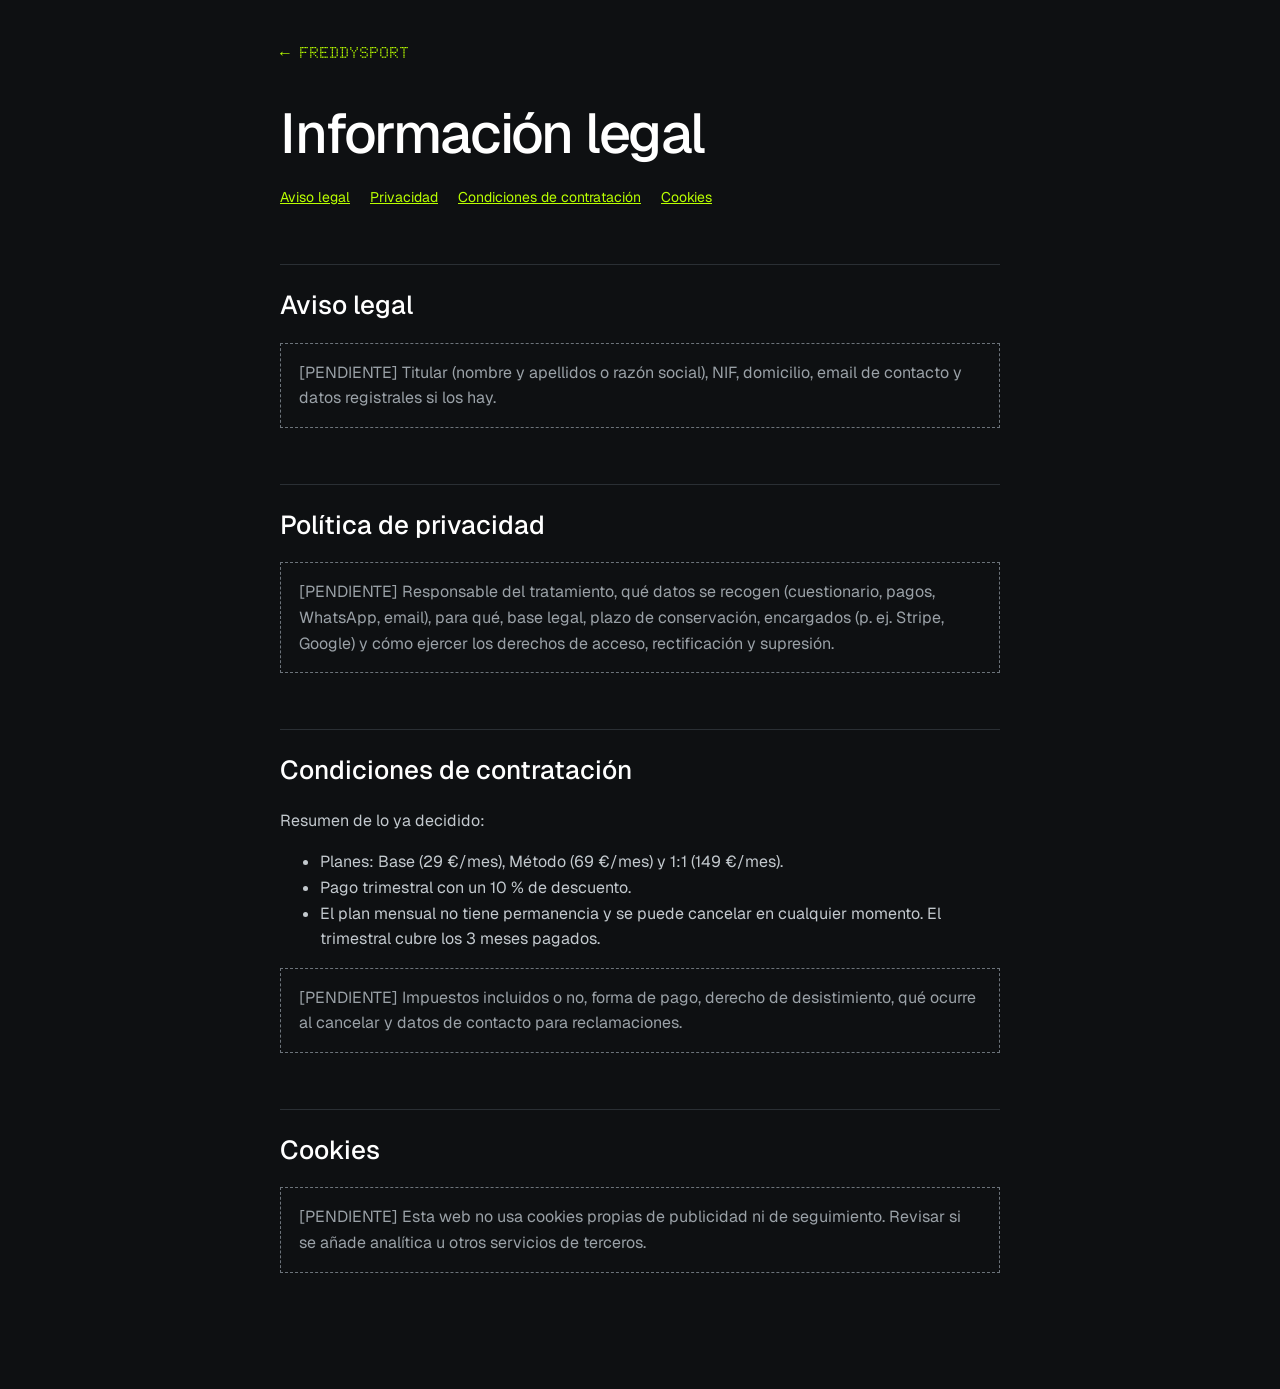
<file: legal.html>
<!doctype html>
<html lang="es">
<head>
<meta charset="utf-8">
<meta name="viewport" content="width=device-width, initial-scale=1">
<title>Legal — FreddySport</title>
<meta name="robots" content="noindex">
<link rel="icon" type="image/png" href="assets/img/icono.png">
<link rel="preconnect" href="https://fonts.googleapis.com">
<link rel="preconnect" href="https://fonts.gstatic.com" crossorigin>
<link href="https://fonts.googleapis.com/css2?family=Doto:wght@700;900&family=Geist:wght@400;500&display=swap" rel="stylesheet">
<style>
*,*::before,*::after{box-sizing:border-box}
body{margin:0;background:#0e1012;color:#ffffff;font-family:Geist,Helvetica,Arial,sans-serif;line-height:1.6}
a{color:#b9ff00}
main{max-width:760px;margin:0 auto;padding:40px 20px 100px}
.m{font-family:Doto,"Courier New",monospace;font-weight:700}
h1{font-weight:500;font-size:clamp(36px,6vw,56px);letter-spacing:-.03em;line-height:1;margin:40px 0 24px}
h2{font-weight:500;font-size:26px;margin:56px 0 12px;padding-top:20px;border-top:1px solid #2a2f34}
p,li{color:#c3c9ce;font-size:16px}
.pend{border:1px dashed #6c737a;padding:16px 18px;color:#9aa1a7}
nav{display:flex;flex-wrap:wrap;gap:6px 20px;font-size:14px}
</style>
</head>
<body>
<main>
<a href="index.html" class="m" style="text-decoration:none">← FREDDYSPORT</a>
<h1>Información legal</h1>
<nav aria-label="Secciones"><a href="#aviso-legal">Aviso legal</a><a href="#privacidad">Privacidad</a><a href="#condiciones">Condiciones de contratación</a><a href="#cookies">Cookies</a></nav>

<h2 id="aviso-legal">Aviso legal</h2>
<p class="pend">[PENDIENTE] Titular (nombre y apellidos o razón social), NIF, domicilio, email de contacto y datos registrales si los hay.</p>

<h2 id="privacidad">Política de privacidad</h2>
<p class="pend">[PENDIENTE] Responsable del tratamiento, qué datos se recogen (cuestionario, pagos, WhatsApp, email), para qué, base legal, plazo de conservación, encargados (p. ej. Stripe, Google) y cómo ejercer los derechos de acceso, rectificación y supresión.</p>

<h2 id="condiciones">Condiciones de contratación</h2>
<p>Resumen de lo ya decidido:</p>
<ul>
<li>Planes: Base (29 €/mes), Método (69 €/mes) y 1:1 (149 €/mes).</li>
<li>Pago trimestral con un 10 % de descuento.</li>
<li>El plan mensual no tiene permanencia y se puede cancelar en cualquier momento. El trimestral cubre los 3 meses pagados.</li>
</ul>
<p class="pend">[PENDIENTE] Impuestos incluidos o no, forma de pago, derecho de desistimiento, qué ocurre al cancelar y datos de contacto para reclamaciones.</p>

<h2 id="cookies">Cookies</h2>
<p class="pend">[PENDIENTE] Esta web no usa cookies propias de publicidad ni de seguimiento. Revisar si se añade analítica u otros servicios de terceros.</p>
</main>
</body>
</html>
</file>
